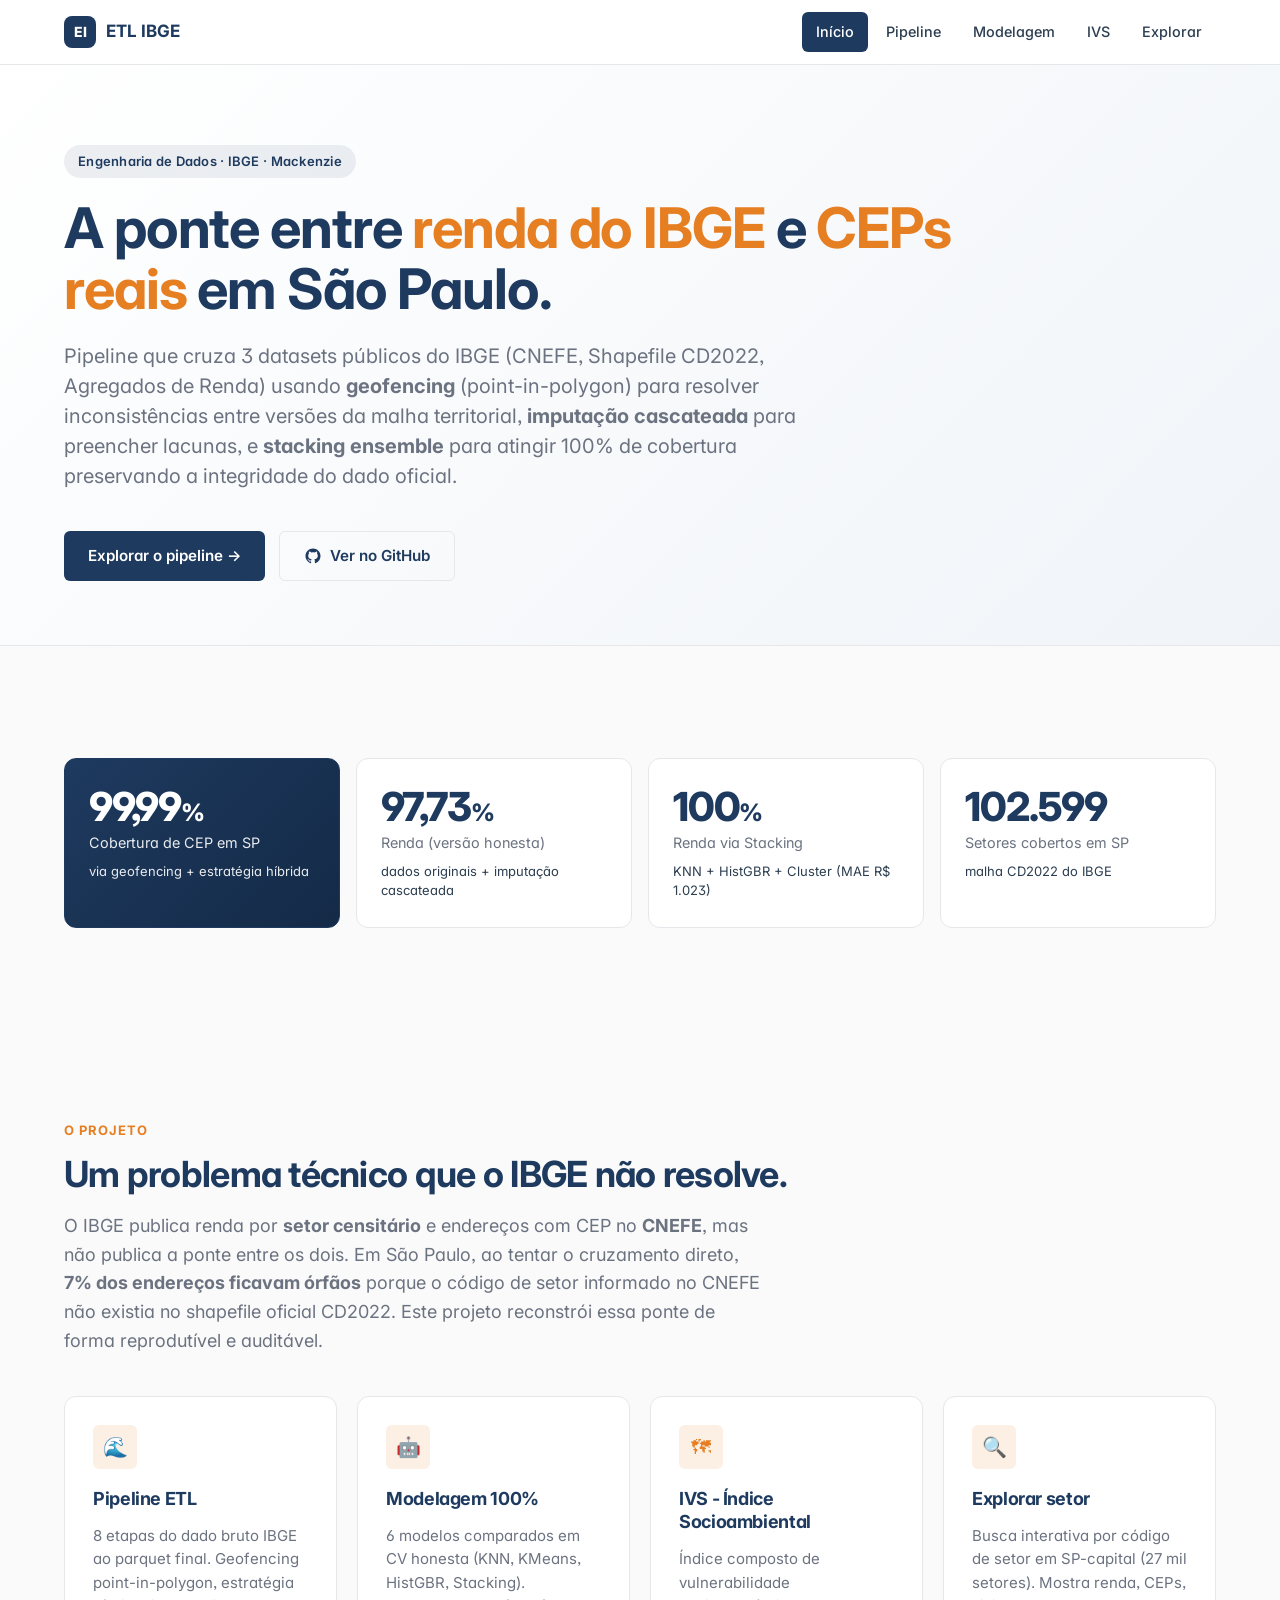
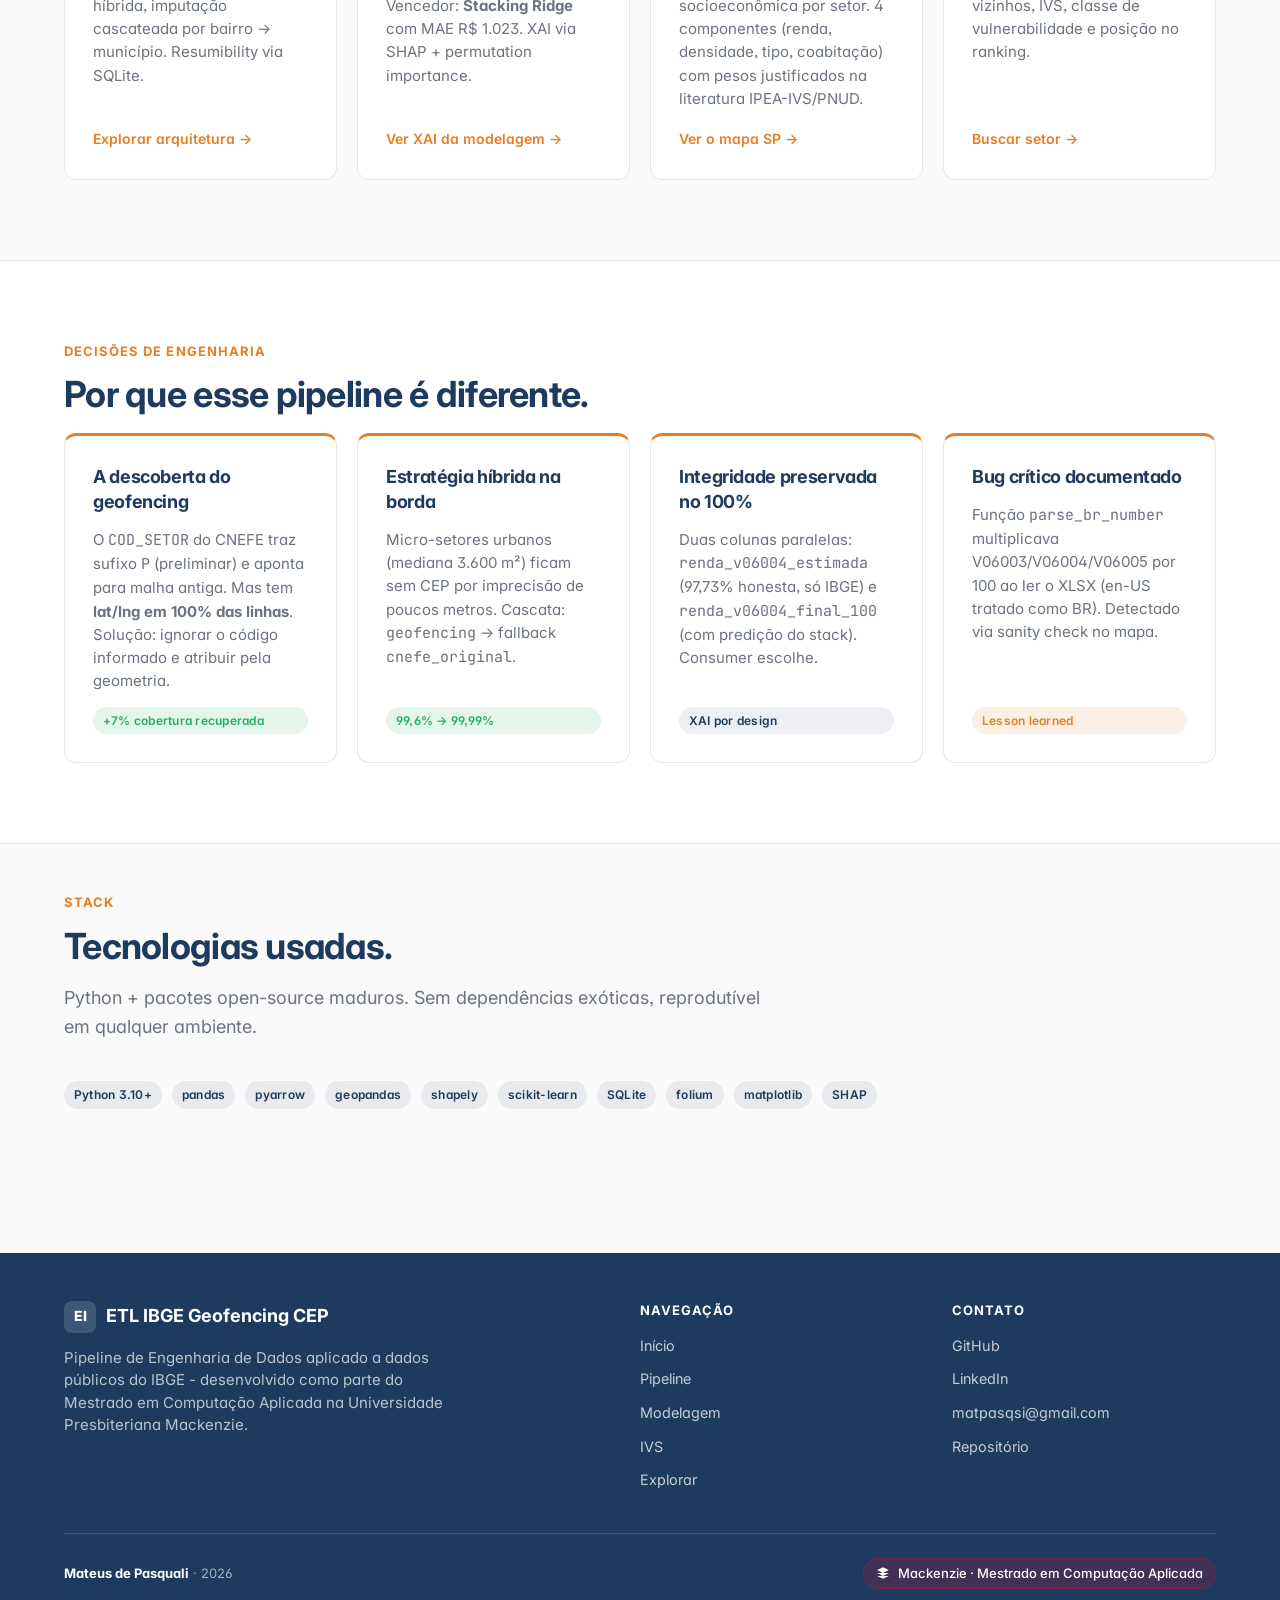
<file: docs/index.html>
<!DOCTYPE html>
<html lang="pt-BR">
<head>
  <meta charset="UTF-8" />
  <meta name="viewport" content="width=device-width, initial-scale=1.0" />
  <title>ETL IBGE Geofencing CEP - Setor × CEP × Renda em SP</title>
  <meta name="description" content="Pipeline de Engenharia de Dados que cruza renda do IBGE com CEPs reais via geofencing. 99,99% cobertura de CEP e 100% de renda em SP via stacking ensemble." />

  <!-- Open Graph -->
  <meta property="og:title" content="ETL IBGE Geofencing CEP - Setor × CEP × Renda" />
  <meta property="og:description" content="Pipeline de Engenharia de Dados aplicado a dados públicos do IBGE - 99,99% CEP / 100% renda em SP." />
  <meta property="og:type" content="website" />

  <!-- Fontes -->
  <link rel="preconnect" href="https://fonts.googleapis.com" />
  <link rel="preconnect" href="https://fonts.gstatic.com" crossorigin />
  <link href="https://fonts.googleapis.com/css2?family=Inter:wght@400;500;600;700;800&family=JetBrains+Mono:wght@400;500&display=swap" rel="stylesheet" />

  <!-- CSS -->
  <link rel="stylesheet" href="css/custom.css" />

  <!-- Favicon inline (SVG simples com sigla) -->
  <link rel="icon" type="image/svg+xml" href="data:image/svg+xml,%3Csvg xmlns='http://www.w3.org/2000/svg' viewBox='0 0 64 64'%3E%3Crect width='64' height='64' rx='12' fill='%231E3A5F'/%3E%3Ctext x='50%25' y='52%25' text-anchor='middle' font-family='Inter,sans-serif' font-size='28' font-weight='800' fill='white'%3EEI%3C/text%3E%3C/svg%3E" />
</head>
<body>

  <!-- ========== HEADER + NAV ========== -->
  <header class="site-header">
    <div class="container nav-wrapper">
      <a href="index.html" class="nav-brand" aria-label="Página inicial">
        <span class="nav-brand-mark">EI</span>
        <span>ETL IBGE</span>
      </a>

      <button class="nav-toggle" aria-label="Abrir menu" aria-expanded="false">
        <svg width="24" height="24" viewBox="0 0 24 24" fill="none" stroke="currentColor" stroke-width="2">
          <line x1="3" y1="6" x2="21" y2="6"></line>
          <line x1="3" y1="12" x2="21" y2="12"></line>
          <line x1="3" y1="18" x2="21" y2="18"></line>
        </svg>
      </button>

      <nav class="nav-links" aria-label="Navegação principal">
        <a href="index.html" class="nav-link">Início</a>
        <a href="pipeline.html" class="nav-link">Pipeline</a>
        <a href="modelagem.html" class="nav-link">Modelagem</a>
        <a href="ivs.html" class="nav-link">IVS</a>
        <a href="explorar.html" class="nav-link">Explorar</a>
      </nav>
    </div>
  </header>

  <!-- ========== HERO ========== -->
  <section class="hero">
    <div class="container">
      <span class="hero-eyebrow">Engenharia de Dados · IBGE · Mackenzie</span>
      <h1>A ponte entre <span class="text-accent">renda do IBGE</span> e <span class="text-accent">CEPs reais</span> em São Paulo.</h1>
      <p class="hero-lead">
        Pipeline que cruza 3 datasets públicos do IBGE (CNEFE, Shapefile CD2022, Agregados de Renda) usando
        <strong>geofencing</strong> (point-in-polygon) para resolver inconsistências entre versões da malha territorial,
        <strong>imputação cascateada</strong> para preencher lacunas, e <strong>stacking ensemble</strong> para atingir
        100% de cobertura preservando a integridade do dado oficial.
      </p>
      <div class="hero-ctas">
        <a href="pipeline.html" class="btn btn-primary">
          Explorar o pipeline →
        </a>
        <a href="https://github.com/MatPasquali/ETL_IBGE_GEOFENCING_CEP" target="_blank" rel="noopener" class="btn btn-secondary">
          <svg width="18" height="18" viewBox="0 0 24 24" fill="currentColor">
            <path d="M12 2C6.477 2 2 6.484 2 12.017c0 4.425 2.865 8.18 6.839 9.504.5.092.682-.217.682-.483 0-.237-.008-.868-.013-1.703-2.782.605-3.369-1.343-3.369-1.343-.454-1.158-1.11-1.466-1.11-1.466-.908-.62.069-.608.069-.608 1.003.07 1.531 1.032 1.531 1.032.892 1.53 2.341 1.088 2.91.832.092-.647.35-1.088.636-1.338-2.22-.253-4.555-1.113-4.555-4.951 0-1.093.39-1.988 1.029-2.688-.103-.253-.446-1.272.098-2.65 0 0 .84-.27 2.75 1.026A9.564 9.564 0 0 1 12 6.844c.85.004 1.705.114 2.504.336 1.909-1.296 2.747-1.027 2.747-1.027.546 1.379.202 2.398.1 2.651.64.7 1.028 1.595 1.028 2.688 0 3.848-2.339 4.695-4.566 4.943.359.309.678.92.678 1.855 0 1.338-.012 2.419-.012 2.747 0 .268.18.58.688.482A10.019 10.019 0 0 0 22 12.017C22 6.484 17.522 2 12 2z"/>
          </svg>
          Ver no GitHub
        </a>
      </div>
    </div>
  </section>

  <!-- ========== MÉTRICAS ========== -->
  <section class="section-tight">
    <div class="container">
      <div class="metrics-grid">
        <div class="metric-card highlight">
          <div class="metric-value">99,99<span style="font-size: 1.5rem;">%</span></div>
          <div class="metric-label">Cobertura de CEP em SP</div>
          <div class="metric-detail">via geofencing + estratégia híbrida</div>
        </div>

        <div class="metric-card">
          <div class="metric-value">97,73<span style="font-size: 1.5rem;">%</span></div>
          <div class="metric-label">Renda (versão honesta)</div>
          <div class="metric-detail">dados originais + imputação cascateada</div>
        </div>

        <div class="metric-card">
          <div class="metric-value">100<span style="font-size: 1.5rem;">%</span></div>
          <div class="metric-label">Renda via Stacking</div>
          <div class="metric-detail">KNN + HistGBR + Cluster (MAE R$ 1.023)</div>
        </div>

        <div class="metric-card">
          <div class="metric-value">102.599</div>
          <div class="metric-label">Setores cobertos em SP</div>
          <div class="metric-detail">malha CD2022 do IBGE</div>
        </div>
      </div>
    </div>
  </section>

  <!-- ========== O PROJETO ========== -->
  <section class="section">
    <div class="container">
      <span class="section-eyebrow">O Projeto</span>
      <h2 class="section-title">Um problema técnico que o IBGE não resolve.</h2>
      <p class="section-lead">
        O IBGE publica renda por <strong>setor censitário</strong> e endereços com CEP no <strong>CNEFE</strong>, mas não
        publica a ponte entre os dois. Em São Paulo, ao tentar o cruzamento direto, <strong>7% dos endereços ficavam órfãos</strong>
        porque o código de setor informado no CNEFE não existia no shapefile oficial CD2022. Este projeto reconstrói essa
        ponte de forma reprodutível e auditável.
      </p>

      <div class="feature-grid">
        <a href="pipeline.html" class="feature-card">
          <span class="feature-icon">🌊</span>
          <h3 class="feature-title">Pipeline ETL</h3>
          <p class="feature-desc">
            8 etapas do dado bruto IBGE ao parquet final. Geofencing point-in-polygon, estratégia híbrida, imputação cascateada por bairro → município. Resumibility via SQLite.
          </p>
          <span class="feature-arrow">Explorar arquitetura →</span>
        </a>

        <a href="modelagem.html" class="feature-card">
          <span class="feature-icon">🤖</span>
          <h3 class="feature-title">Modelagem 100%</h3>
          <p class="feature-desc">
            6 modelos comparados em CV honesta (KNN, KMeans, HistGBR, Stacking). Vencedor: <strong>Stacking Ridge</strong> com MAE R$ 1.023. XAI via SHAP + permutation importance.
          </p>
          <span class="feature-arrow">Ver XAI da modelagem →</span>
        </a>

        <a href="ivs.html" class="feature-card">
          <span class="feature-icon">🗺</span>
          <h3 class="feature-title">IVS - Índice Socioambiental</h3>
          <p class="feature-desc">
            Índice composto de vulnerabilidade socioeconômica por setor. 4 componentes (renda, densidade, tipo, coabitação) com pesos justificados na literatura IPEA-IVS/PNUD.
          </p>
          <span class="feature-arrow">Ver o mapa SP →</span>
        </a>

        <a href="explorar.html" class="feature-card">
          <span class="feature-icon">🔍</span>
          <h3 class="feature-title">Explorar setor</h3>
          <p class="feature-desc">
            Busca interativa por código de setor em SP-capital (27 mil setores). Mostra renda, CEPs, vizinhos, IVS, classe de vulnerabilidade e posição no ranking.
          </p>
          <span class="feature-arrow">Buscar setor →</span>
        </a>
      </div>
    </div>
  </section>

  <!-- ========== DIFERENCIAIS ========== -->
  <section class="section" style="background: var(--color-bg-card); border-top: 1px solid var(--color-border); border-bottom: 1px solid var(--color-border);">
    <div class="container">
      <span class="section-eyebrow">Decisões de engenharia</span>
      <h2 class="section-title">Por que esse pipeline é diferente.</h2>

      <div class="feature-grid">
        <div class="feature-card" style="border-top: 3px solid var(--color-accent);">
          <h4 style="color: var(--color-primary); margin: 0;">A descoberta do geofencing</h4>
          <p class="feature-desc">
            O <code>COD_SETOR</code> do CNEFE traz sufixo <code>P</code> (preliminar) e aponta para malha antiga. Mas tem <strong>lat/lng em 100% das linhas</strong>. Solução: ignorar o código informado e atribuir pela geometria.
          </p>
          <span class="tag tag-success">+7% cobertura recuperada</span>
        </div>

        <div class="feature-card" style="border-top: 3px solid var(--color-accent);">
          <h4 style="color: var(--color-primary); margin: 0;">Estratégia híbrida na borda</h4>
          <p class="feature-desc">
            Micro-setores urbanos (mediana 3.600 m²) ficam sem CEP por imprecisão de poucos metros. Cascata: <code>geofencing</code> → fallback <code>cnefe_original</code>.
          </p>
          <span class="tag tag-success">99,6% → 99,99%</span>
        </div>

        <div class="feature-card" style="border-top: 3px solid var(--color-accent);">
          <h4 style="color: var(--color-primary); margin: 0;">Integridade preservada no 100%</h4>
          <p class="feature-desc">
            Duas colunas paralelas: <code>renda_v06004_estimada</code> (97,73% honesta, só IBGE) e <code>renda_v06004_final_100</code> (com predição do stack). Consumer escolhe.
          </p>
          <span class="tag">XAI por design</span>
        </div>

        <div class="feature-card" style="border-top: 3px solid var(--color-accent);">
          <h4 style="color: var(--color-primary); margin: 0;">Bug crítico documentado</h4>
          <p class="feature-desc">
            Função <code>parse_br_number</code> multiplicava V06003/V06004/V06005 por 100 ao ler o XLSX (en-US tratado como BR). Detectado via sanity check no mapa.
          </p>
          <span class="tag tag-accent">Lesson learned</span>
        </div>
      </div>
    </div>
  </section>

  <!-- ========== STACK TECNOLÓGICO ========== -->
  <section class="section-tight">
    <div class="container">
      <span class="section-eyebrow">Stack</span>
      <h2 class="section-title">Tecnologias usadas.</h2>
      <p class="section-lead">
        Python + pacotes open-source maduros. Sem dependências exóticas, reprodutível em qualquer ambiente.
      </p>
      <div style="display: flex; gap: 0.625rem; flex-wrap: wrap;">
        <span class="tag">Python 3.10+</span>
        <span class="tag">pandas</span>
        <span class="tag">pyarrow</span>
        <span class="tag">geopandas</span>
        <span class="tag">shapely</span>
        <span class="tag">scikit-learn</span>
        <span class="tag">SQLite</span>
        <span class="tag">folium</span>
        <span class="tag">matplotlib</span>
        <span class="tag">SHAP</span>
      </div>
    </div>
  </section>

  <!-- ========== FOOTER ========== -->
  <footer class="site-footer">
    <div class="container">
      <div class="footer-grid">
        <div>
          <div class="footer-brand">
            <span class="nav-brand-mark" style="background: rgba(255,255,255,0.15);">EI</span>
            <span>ETL IBGE Geofencing CEP</span>
          </div>
          <p class="footer-tagline">
            Pipeline de Engenharia de Dados aplicado a dados públicos do IBGE - desenvolvido como parte
            do Mestrado em Computação Aplicada na Universidade Presbiteriana Mackenzie.
          </p>
        </div>

        <div>
          <h4 class="footer-heading">Navegação</h4>
          <ul class="footer-links">
            <li><a class="footer-link" href="index.html">Início</a></li>
            <li><a class="footer-link" href="pipeline.html">Pipeline</a></li>
            <li><a class="footer-link" href="modelagem.html">Modelagem</a></li>
            <li><a class="footer-link" href="ivs.html">IVS</a></li>
            <li><a class="footer-link" href="explorar.html">Explorar</a></li>
          </ul>
        </div>

        <div>
          <h4 class="footer-heading">Contato</h4>
          <ul class="footer-links">
            <li>
              <a class="footer-link" href="https://github.com/MatPasquali" target="_blank" rel="noopener">
                GitHub
              </a>
            </li>
            <li>
              <a class="footer-link" href="https://www.linkedin.com/in/mateuspasquali/" target="_blank" rel="noopener">
                LinkedIn
              </a>
            </li>
            <li>
              <a class="footer-link" href="mailto:matpasqsi@gmail.com">
                matpasqsi@gmail.com
              </a>
            </li>
            <li>
              <a class="footer-link" href="https://github.com/MatPasquali/ETL_IBGE_GEOFENCING_CEP" target="_blank" rel="noopener">
                Repositório
              </a>
            </li>
          </ul>
        </div>
      </div>

      <hr class="footer-divider" />

      <div class="footer-bottom">
        <div>
          <strong style="color: white;">Mateus de Pasquali</strong> · 2026
        </div>
        <span class="mackenzie-badge">
          <svg width="14" height="14" viewBox="0 0 24 24" fill="currentColor">
            <path d="M12 2L2 7l10 5 10-5-10-5zM2 17l10 5 10-5M2 12l10 5 10-5"></path>
          </svg>
          Mackenzie · Mestrado em Computação Aplicada
        </span>
      </div>
    </div>
  </footer>

  <script src="js/nav.js"></script>
</body>
</html>
</file>
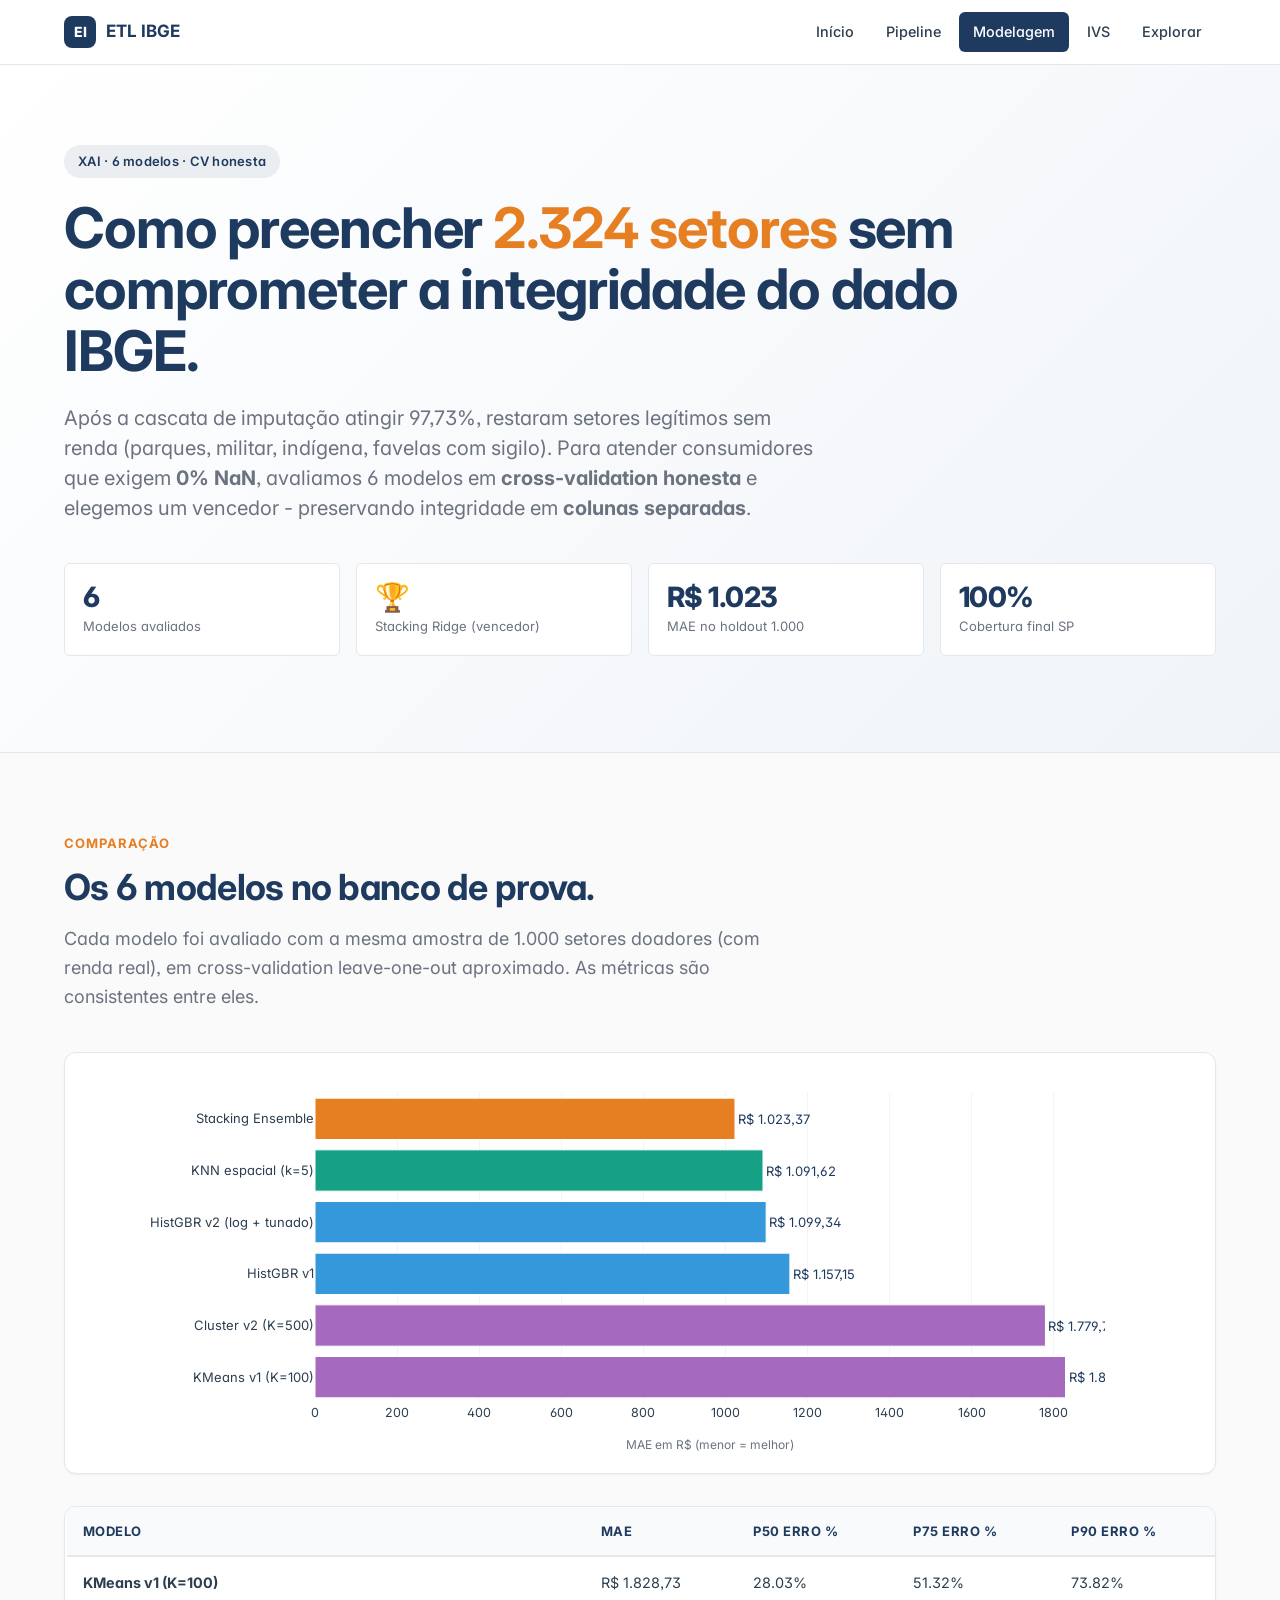
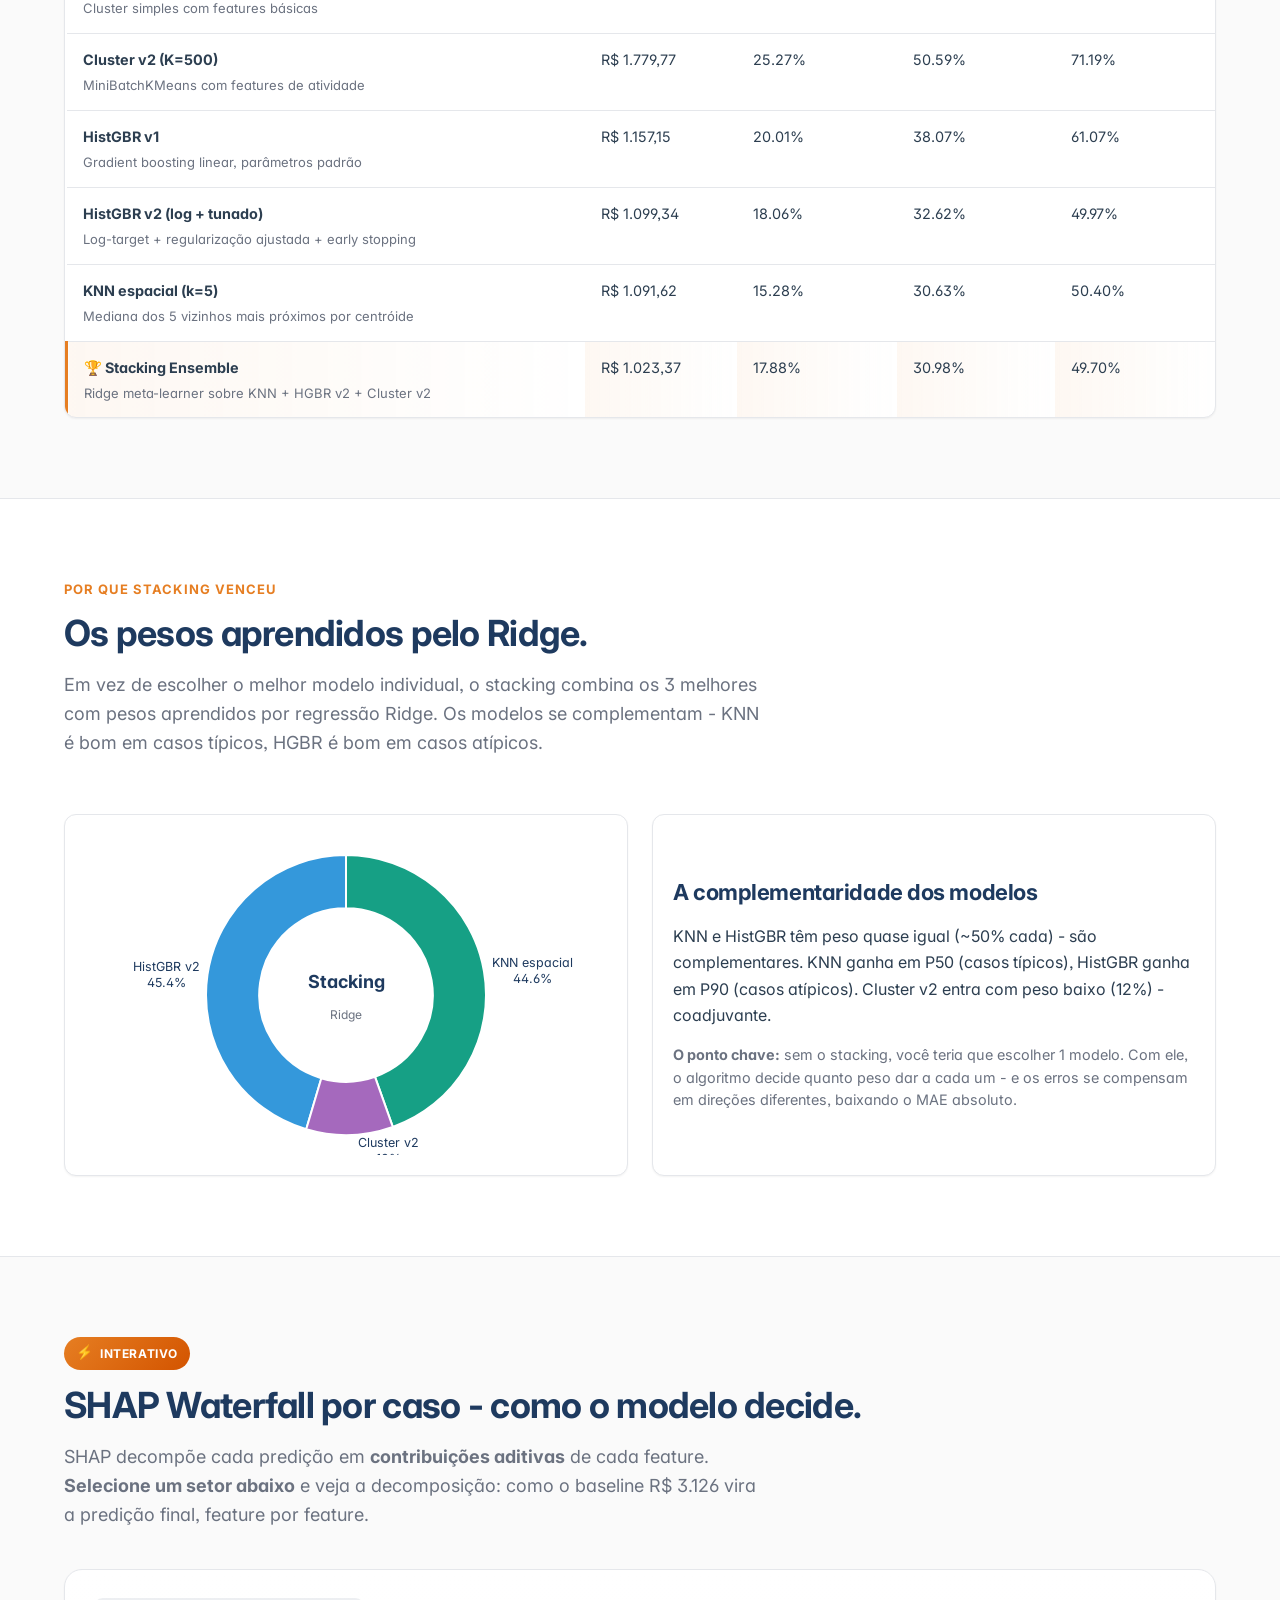
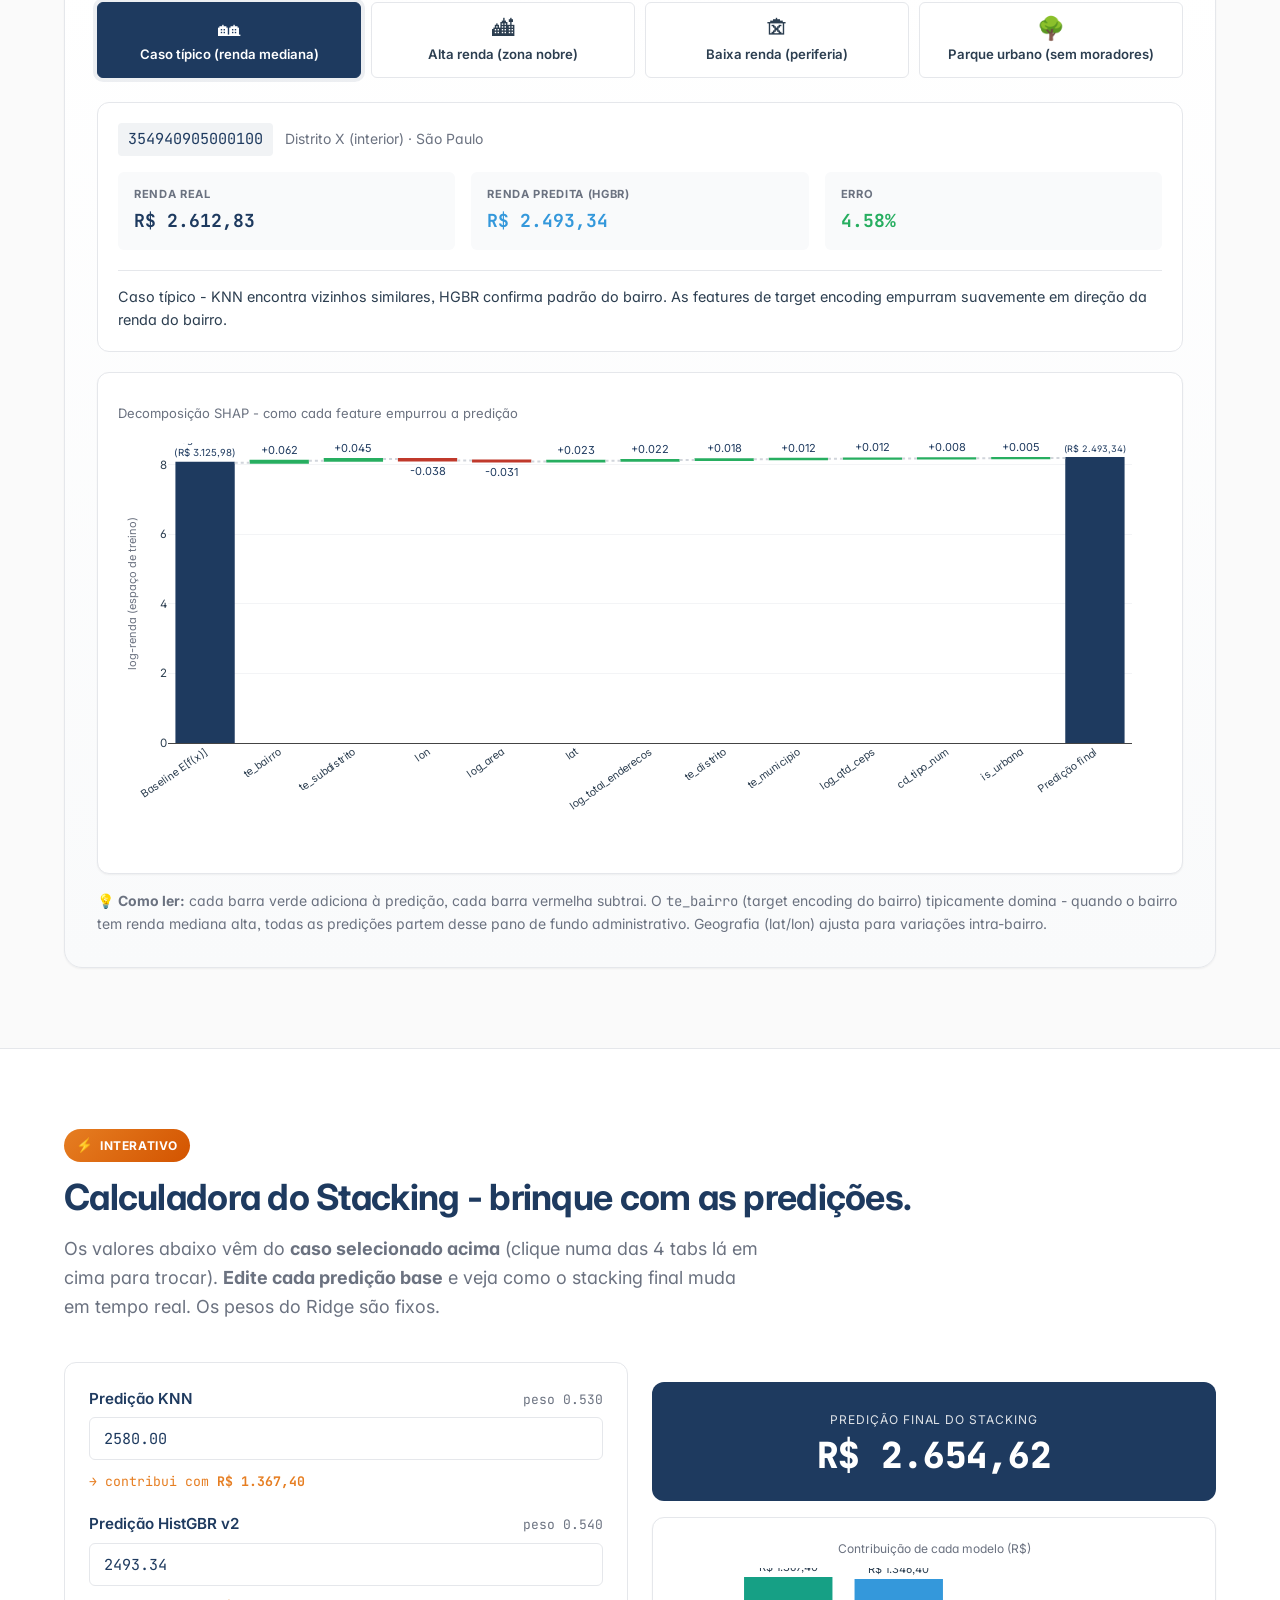
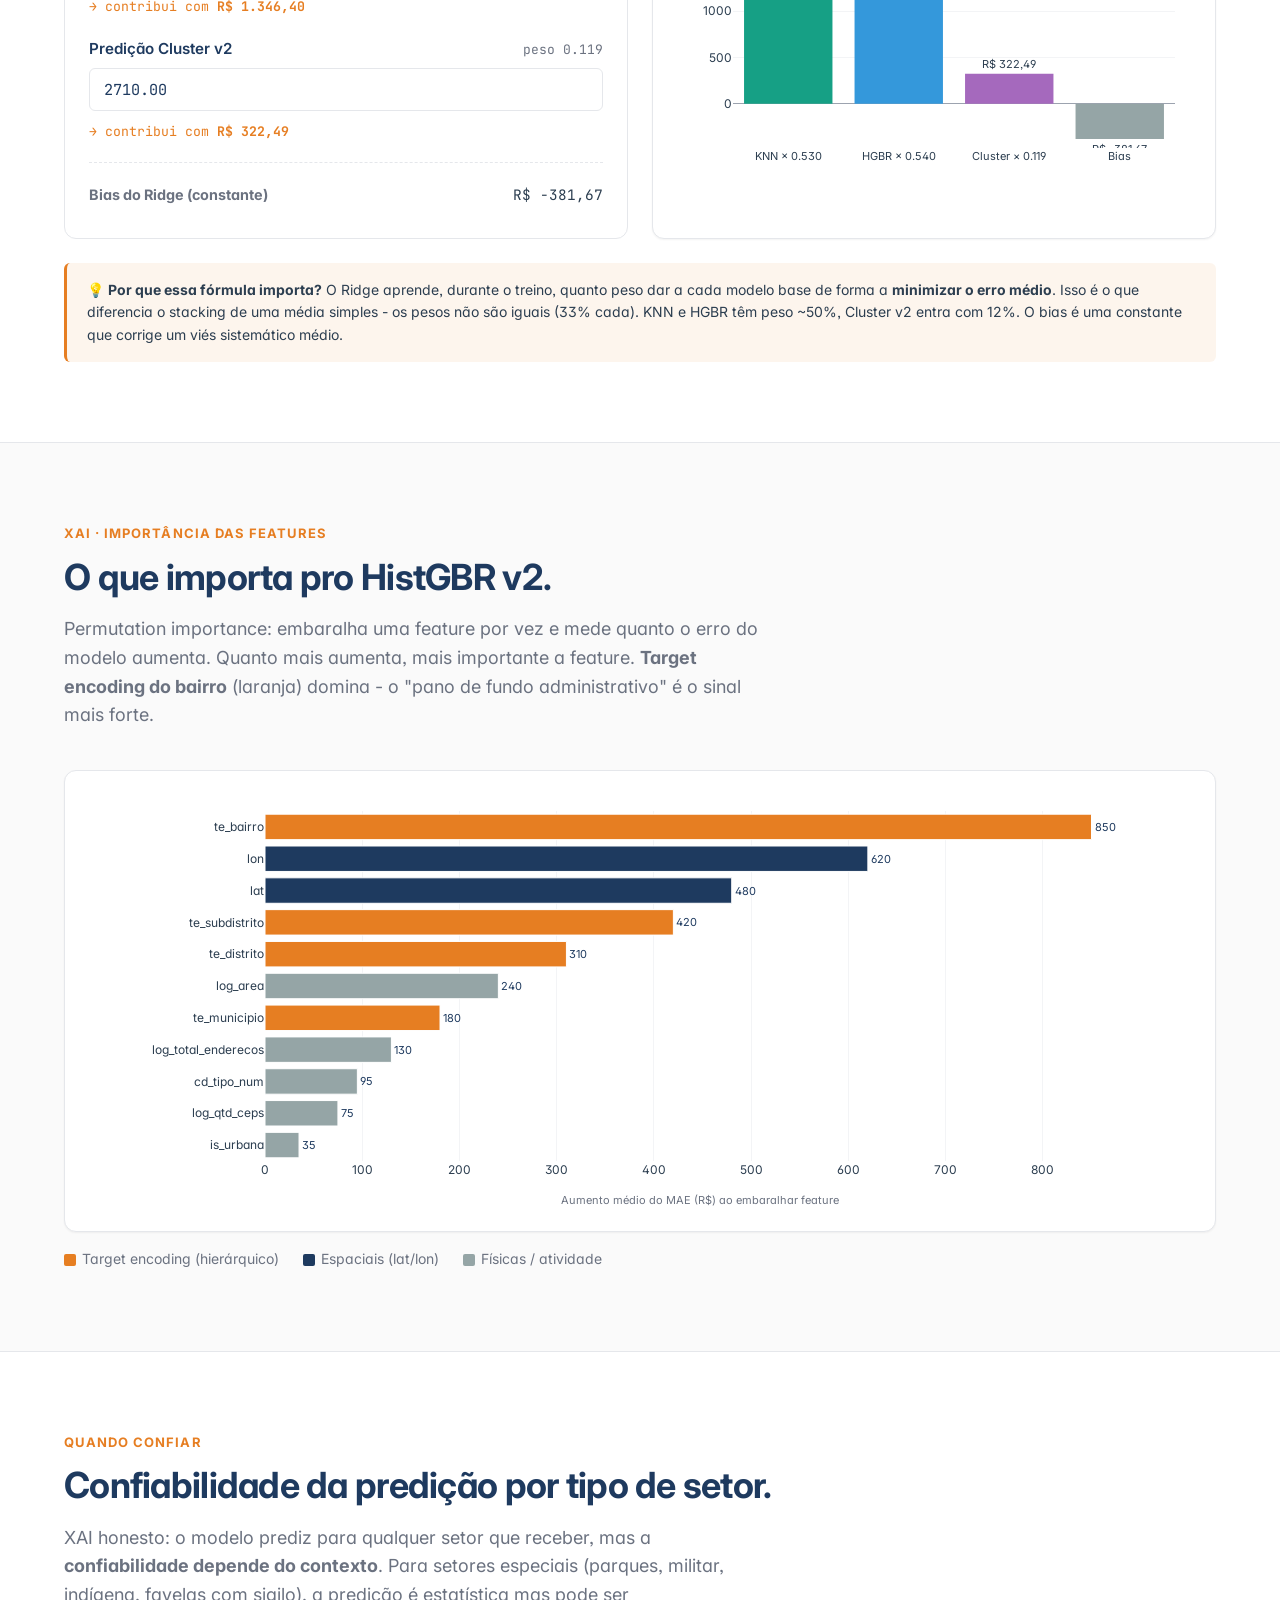
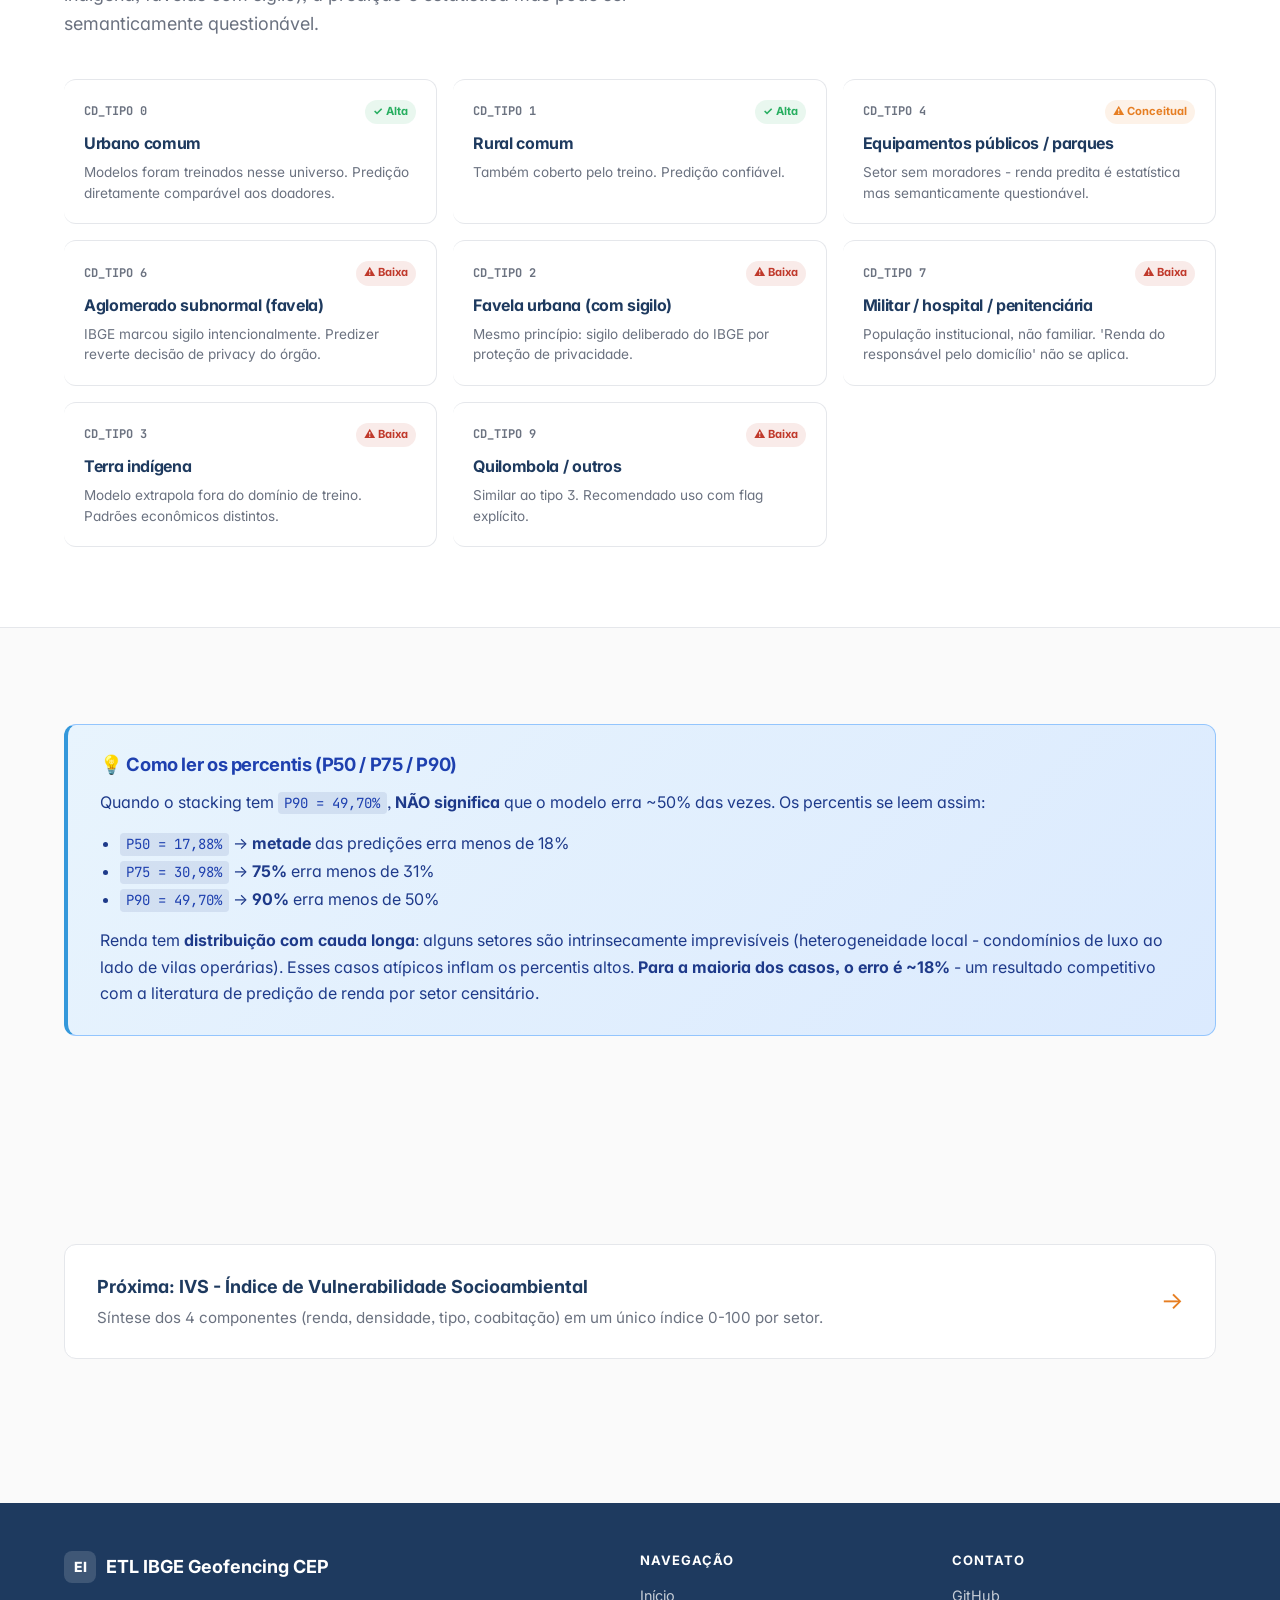
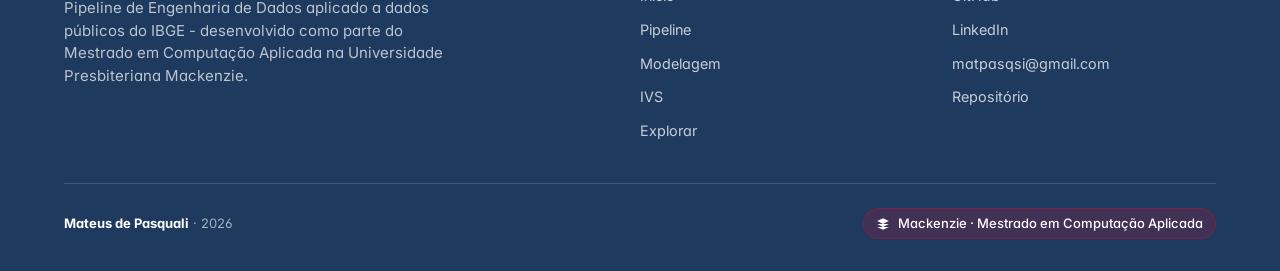
<file: docs/modelagem.html>
<!DOCTYPE html>
<html lang="pt-BR">
<head>
  <meta charset="UTF-8" />
  <meta name="viewport" content="width=device-width, initial-scale=1.0" />
  <title>Modelagem 100% - XAI · ETL IBGE Geofencing CEP</title>
  <meta name="description" content="6 modelos comparados, vencedor Stacking R$ 1.023 MAE. XAI interativo com SHAP waterfall e calculadora do Ridge meta-learner." />

  <link rel="preconnect" href="https://fonts.googleapis.com" />
  <link rel="preconnect" href="https://fonts.gstatic.com" crossorigin />
  <link href="https://fonts.googleapis.com/css2?family=Inter:wght@400;500;600;700;800&family=JetBrains+Mono:wght@400;500&display=swap" rel="stylesheet" />
  <link rel="stylesheet" href="css/custom.css" />
  <link rel="stylesheet" href="css/modelagem.css" />
  <link rel="icon" type="image/svg+xml" href="data:image/svg+xml,%3Csvg xmlns='http://www.w3.org/2000/svg' viewBox='0 0 64 64'%3E%3Crect width='64' height='64' rx='12' fill='%231E3A5F'/%3E%3Ctext x='50%25' y='52%25' text-anchor='middle' font-family='Inter,sans-serif' font-size='28' font-weight='800' fill='white'%3EEI%3C/text%3E%3C/svg%3E" />

  <script src="https://cdn.plot.ly/plotly-2.35.0.min.js" defer></script>
</head>
<body>

  <!-- ========== HEADER ========== -->
  <header class="site-header">
    <div class="container nav-wrapper">
      <a href="index.html" class="nav-brand"><span class="nav-brand-mark">EI</span><span>ETL IBGE</span></a>
      <button class="nav-toggle" aria-label="Abrir menu" aria-expanded="false">
        <svg width="24" height="24" viewBox="0 0 24 24" fill="none" stroke="currentColor" stroke-width="2"><line x1="3" y1="6" x2="21" y2="6"/><line x1="3" y1="12" x2="21" y2="12"/><line x1="3" y1="18" x2="21" y2="18"/></svg>
      </button>
      <nav class="nav-links">
        <a href="index.html" class="nav-link">Início</a>
        <a href="pipeline.html" class="nav-link">Pipeline</a>
        <a href="modelagem.html" class="nav-link">Modelagem</a>
        <a href="ivs.html" class="nav-link">IVS</a>
        <a href="explorar.html" class="nav-link">Explorar</a>
      </nav>
    </div>
  </header>

  <!-- ========== HERO ========== -->
  <section class="hero">
    <div class="container">
      <span class="hero-eyebrow">XAI · 6 modelos · CV honesta</span>
      <h1>Como preencher <span class="text-accent">2.324 setores</span> sem comprometer a integridade do dado IBGE.</h1>
      <p class="hero-lead">
        Após a cascata de imputação atingir 97,73%, restaram setores legítimos sem renda (parques, militar,
        indígena, favelas com sigilo). Para atender consumidores que exigem <strong>0% NaN</strong>, avaliamos 6
        modelos em <strong>cross-validation honesta</strong> e elegemos um vencedor - preservando integridade
        em <strong>colunas separadas</strong>.
      </p>
      <div class="inline-stats">
        <div class="inline-stat">
          <div class="inline-stat-value">6</div>
          <div class="inline-stat-label">Modelos avaliados</div>
        </div>
        <div class="inline-stat">
          <div class="inline-stat-value">🏆</div>
          <div class="inline-stat-label">Stacking Ridge (vencedor)</div>
        </div>
        <div class="inline-stat">
          <div class="inline-stat-value">R$ 1.023</div>
          <div class="inline-stat-label">MAE no holdout 1.000</div>
        </div>
        <div class="inline-stat">
          <div class="inline-stat-value">100%</div>
          <div class="inline-stat-label">Cobertura final SP</div>
        </div>
      </div>
    </div>
  </section>

  <!-- ========== SECTION 1 - OS 6 MODELOS ========== -->
  <section class="section">
    <div class="container">
      <span class="section-eyebrow">Comparação</span>
      <h2 class="section-title">Os 6 modelos no banco de prova.</h2>
      <p class="section-lead">
        Cada modelo foi avaliado com a mesma amostra de 1.000 setores doadores (com renda real), em
        cross-validation leave-one-out aproximado. As métricas são consistentes entre eles.
      </p>

      <div class="chart-wrapper">
        <div id="chart-mae" data-needs-data style="width: 100%; min-height: 380px;"></div>
      </div>

      <div id="tabela-modelos" data-needs-data></div>
    </div>
  </section>

  <!-- ========== SECTION 2 - POR QUE STACKING VENCEU ========== -->
  <section class="section" style="background: var(--color-bg-card); border-top: 1px solid var(--color-border); border-bottom: 1px solid var(--color-border);">
    <div class="container">
      <span class="section-eyebrow">Por que stacking venceu</span>
      <h2 class="section-title">Os pesos aprendidos pelo Ridge.</h2>
      <p class="section-lead">
        Em vez de escolher o melhor modelo individual, o stacking combina os 3 melhores com pesos aprendidos
        por regressão Ridge. Os modelos se complementam - KNN é bom em casos típicos, HGBR é bom em casos
        atípicos.
      </p>

      <div class="chart-row">
        <div class="chart-wrapper">
          <div id="chart-ridge" data-needs-data style="width: 100%; min-height: 320px;"></div>
        </div>
        <div class="chart-wrapper" style="display: flex; flex-direction: column; justify-content: center;">
          <h3 style="margin: 0 0 1rem; color: var(--color-primary);">A complementaridade dos modelos</h3>
          <p id="ridge-interpretacao" style="margin: 0 0 1rem; color: var(--color-text); line-height: 1.65;"></p>
          <p style="margin: 0; color: var(--color-text-muted); font-size: 0.9rem; line-height: 1.55;">
            <strong>O ponto chave:</strong> sem o stacking, você teria que escolher 1 modelo. Com ele, o algoritmo
            decide quanto peso dar a cada um - e os erros se compensam em direções diferentes, baixando o MAE
            absoluto.
          </p>
        </div>
      </div>
    </div>
  </section>

  <!-- ========== 🎯 SEÇÃO INTERATIVA 1 - SHAP WATERFALL ========== -->
  <section class="section">
    <div class="container">
      <span class="interactive-badge">Interativo</span>
      <h2 class="section-title">SHAP Waterfall por caso - como o modelo decide.</h2>
      <p class="section-lead">
        SHAP decompõe cada predição em <strong>contribuições aditivas</strong> de cada feature.
        <strong>Selecione um setor abaixo</strong> e veja a decomposição: como o baseline R$ 3.126 vira a
        predição final, feature por feature.
      </p>

      <div class="shap-section">
        <!-- 4 tabs clicáveis pra trocar de caso -->
        <div id="shap-tabs" class="shap-tabs"></div>

        <!-- Header com info do caso ativo -->
        <div id="shap-caso-header" class="shap-caso-header"></div>

        <!-- O waterfall em si -->
        <div class="chart-wrapper" style="margin-top: 0;">
          <div id="chart-shap-waterfall" style="width: 100%; min-height: 460px;"></div>
        </div>

        <p style="margin-top: 1rem; font-size: 0.875rem; color: var(--color-text-muted); line-height: 1.6;">
          💡 <strong>Como ler:</strong> cada barra verde adiciona à predição, cada barra vermelha subtrai.
          O <code>te_bairro</code> (target encoding do bairro) tipicamente domina - quando o bairro tem renda
          mediana alta, todas as predições partem desse pano de fundo administrativo. Geografia (lat/lon)
          ajusta para variações intra-bairro.
        </p>
      </div>
    </div>
  </section>

  <!-- ========== 🎯 SEÇÃO INTERATIVA 2 - CALCULADORA STACKING ========== -->
  <section class="section" style="background: var(--color-bg-card); border-top: 1px solid var(--color-border); border-bottom: 1px solid var(--color-border);">
    <div class="container">
      <span class="interactive-badge">Interativo</span>
      <h2 class="section-title">Calculadora do Stacking - brinque com as predições.</h2>
      <p class="section-lead">
        Os valores abaixo vêm do <strong>caso selecionado acima</strong> (clique numa das 4 tabs lá em cima
        para trocar). <strong>Edite cada predição base</strong> e veja como o stacking final muda em tempo
        real. Os pesos do Ridge são fixos.
      </p>

      <div class="calc-grid">
        <!-- Inputs editáveis -->
        <div class="calc-inputs">
          <div class="calc-input-group">
            <div class="calc-input-label">
              <span class="calc-input-name">Predição KNN</span>
              <span class="calc-input-weight">peso 0.530</span>
            </div>
            <input
              type="number"
              id="calc-knn"
              class="calc-input"
              step="100"
              value="0"
              placeholder="ex: 2500"
            />
            <span class="calc-input-contribution">
              → contribui com <strong id="contrib-knn">-</strong>
            </span>
          </div>

          <div class="calc-input-group">
            <div class="calc-input-label">
              <span class="calc-input-name">Predição HistGBR v2</span>
              <span class="calc-input-weight">peso 0.540</span>
            </div>
            <input
              type="number"
              id="calc-hgbr"
              class="calc-input"
              step="100"
              value="0"
              placeholder="ex: 2500"
            />
            <span class="calc-input-contribution">
              → contribui com <strong id="contrib-hgbr">-</strong>
            </span>
          </div>

          <div class="calc-input-group">
            <div class="calc-input-label">
              <span class="calc-input-name">Predição Cluster v2</span>
              <span class="calc-input-weight">peso 0.119</span>
            </div>
            <input
              type="number"
              id="calc-cluster"
              class="calc-input"
              step="100"
              value="0"
              placeholder="ex: 2500"
            />
            <span class="calc-input-contribution">
              → contribui com <strong id="contrib-cluster">-</strong>
            </span>
          </div>

          <div class="calc-bias-line">
            <span><strong>Bias do Ridge (constante)</strong></span>
            <span class="calc-bias-value" id="contrib-bias">-</span>
          </div>
        </div>

        <!-- Resultado e visualização -->
        <div>
          <div class="calc-result">
            <div class="calc-result-label">Predição Final do Stacking</div>
            <div class="calc-result-value" id="contrib-total">-</div>
          </div>

          <div class="chart-wrapper" style="margin-top: 1rem;">
            <div id="chart-calc-contrib" style="width: 100%; min-height: 280px;"></div>
          </div>
        </div>
      </div>

      <div class="calc-explainer">
        💡 <strong>Por que essa fórmula importa?</strong> O Ridge aprende, durante o treino, quanto peso dar a cada
        modelo base de forma a <strong>minimizar o erro médio</strong>. Isso é o que diferencia o stacking de
        uma média simples - os pesos não são iguais (33% cada). KNN e HGBR têm peso ~50%, Cluster v2 entra com
        12%. O bias é uma constante que corrige um viés sistemático médio.
      </div>
    </div>
  </section>

  <!-- ========== SECTION 5 - FEATURE IMPORTANCE ========== -->
  <section class="section">
    <div class="container">
      <span class="section-eyebrow">XAI · Importância das features</span>
      <h2 class="section-title">O que importa pro HistGBR v2.</h2>
      <p class="section-lead">
        Permutation importance: embaralha uma feature por vez e mede quanto o erro do modelo aumenta. Quanto
        mais aumenta, mais importante a feature. <strong>Target encoding do bairro</strong>
        (laranja) domina - o "pano de fundo administrativo" é o sinal mais forte.
      </p>

      <div class="chart-wrapper">
        <div id="chart-features" data-needs-data style="width: 100%; min-height: 420px;"></div>
      </div>

      <div style="display: flex; gap: 1.5rem; margin-top: 1rem; flex-wrap: wrap; font-size: 0.875rem; color: var(--color-text-muted);">
        <span><span style="display: inline-block; width: 12px; height: 12px; background: #E67E22; border-radius: 2px; margin-right: 6px; vertical-align: middle;"></span>Target encoding (hierárquico)</span>
        <span><span style="display: inline-block; width: 12px; height: 12px; background: #1E3A5F; border-radius: 2px; margin-right: 6px; vertical-align: middle;"></span>Espaciais (lat/lon)</span>
        <span><span style="display: inline-block; width: 12px; height: 12px; background: #95A5A6; border-radius: 2px; margin-right: 6px; vertical-align: middle;"></span>Físicas / atividade</span>
      </div>
    </div>
  </section>

  <!-- ========== SECTION 6 - CONFIABILIDADE ========== -->
  <section class="section" style="background: var(--color-bg-card); border-top: 1px solid var(--color-border); border-bottom: 1px solid var(--color-border);">
    <div class="container">
      <span class="section-eyebrow">Quando confiar</span>
      <h2 class="section-title">Confiabilidade da predição por tipo de setor.</h2>
      <p class="section-lead">
        XAI honesto: o modelo prediz para qualquer setor que receber, mas a <strong>confiabilidade depende do
        contexto</strong>. Para setores especiais (parques, militar, indígena, favelas com sigilo), a predição é
        estatística mas pode ser semanticamente questionável.
      </p>

      <div id="confianca-grid" data-needs-data class="confianca-grid"></div>
    </div>
  </section>

  <!-- ========== SECTION 7 - EXPLICAÇÃO DOS PERCENTIS ========== -->
  <section class="section-tight">
    <div class="container">
      <div class="percentil-box">
        <h3>💡 Como ler os percentis (P50 / P75 / P90)</h3>
        <p>
          Quando o stacking tem <code>P90 = 49,70%</code>, <strong>NÃO significa</strong> que o modelo erra
          ~50% das vezes. Os percentis se leem assim:
        </p>
        <ul style="margin: 0 0 0.875rem; padding-left: 1.25rem; color: #1E3A8A; line-height: 1.75;">
          <li><code>P50 = 17,88%</code> → <strong>metade</strong> das predições erra menos de 18%</li>
          <li><code>P75 = 30,98%</code> → <strong>75%</strong> erra menos de 31%</li>
          <li><code>P90 = 49,70%</code> → <strong>90%</strong> erra menos de 50%</li>
        </ul>
        <p>
          Renda tem <strong>distribuição com cauda longa</strong>: alguns setores são intrinsecamente
          imprevisíveis (heterogeneidade local - condomínios de luxo ao lado de vilas operárias). Esses casos
          atípicos inflam os percentis altos. <strong>Para a maioria dos casos, o erro é ~18%</strong> - um
          resultado competitivo com a literatura de predição de renda por setor censitário.
        </p>
      </div>
    </div>
  </section>

  <!-- ========== CTA ========== -->
  <section class="section-tight">
    <div class="container">
      <a href="ivs.html" class="next-cta">
        <div class="next-cta-text">
          <strong>Próxima: IVS - Índice de Vulnerabilidade Socioambiental</strong>
          <span>Síntese dos 4 componentes (renda, densidade, tipo, coabitação) em um único índice 0-100 por setor.</span>
        </div>
        <span class="next-cta-arrow" aria-hidden="true">→</span>
      </a>
    </div>
  </section>

  <!-- ========== FOOTER ========== -->
  <footer class="site-footer">
    <div class="container">
      <div class="footer-grid">
        <div>
          <div class="footer-brand">
            <span class="nav-brand-mark" style="background: rgba(255,255,255,0.15);">EI</span>
            <span>ETL IBGE Geofencing CEP</span>
          </div>
          <p class="footer-tagline">
            Pipeline de Engenharia de Dados aplicado a dados públicos do IBGE - desenvolvido como parte
            do Mestrado em Computação Aplicada na Universidade Presbiteriana Mackenzie.
          </p>
        </div>
        <div>
          <h4 class="footer-heading">Navegação</h4>
          <ul class="footer-links">
            <li><a class="footer-link" href="index.html">Início</a></li>
            <li><a class="footer-link" href="pipeline.html">Pipeline</a></li>
            <li><a class="footer-link" href="modelagem.html">Modelagem</a></li>
            <li><a class="footer-link" href="ivs.html">IVS</a></li>
            <li><a class="footer-link" href="explorar.html">Explorar</a></li>
          </ul>
        </div>
        <div>
          <h4 class="footer-heading">Contato</h4>
          <ul class="footer-links">
            <li><a class="footer-link" href="https://github.com/MatPasquali" target="_blank" rel="noopener">GitHub</a></li>
            <li><a class="footer-link" href="https://www.linkedin.com/in/mateuspasquali/" target="_blank" rel="noopener">LinkedIn</a></li>
            <li><a class="footer-link" href="mailto:matpasqsi@gmail.com">matpasqsi@gmail.com</a></li>
            <li><a class="footer-link" href="https://github.com/MatPasquali/ETL_IBGE_GEOFENCING_CEP" target="_blank" rel="noopener">Repositório</a></li>
          </ul>
        </div>
      </div>
      <hr class="footer-divider" />
      <div class="footer-bottom">
        <div><strong style="color: white;">Mateus de Pasquali</strong> · 2026</div>
        <span class="mackenzie-badge">
          <svg width="14" height="14" viewBox="0 0 24 24" fill="currentColor">
            <path d="M12 2L2 7l10 5 10-5-10-5zM2 17l10 5 10-5M2 12l10 5 10-5"></path>
          </svg>
          Mackenzie · Mestrado em Computação Aplicada
        </span>
      </div>
    </div>
  </footer>

  <script src="js/nav.js"></script>
  <script src="js/modelagem.js"></script>
</body>
</html>
</file>
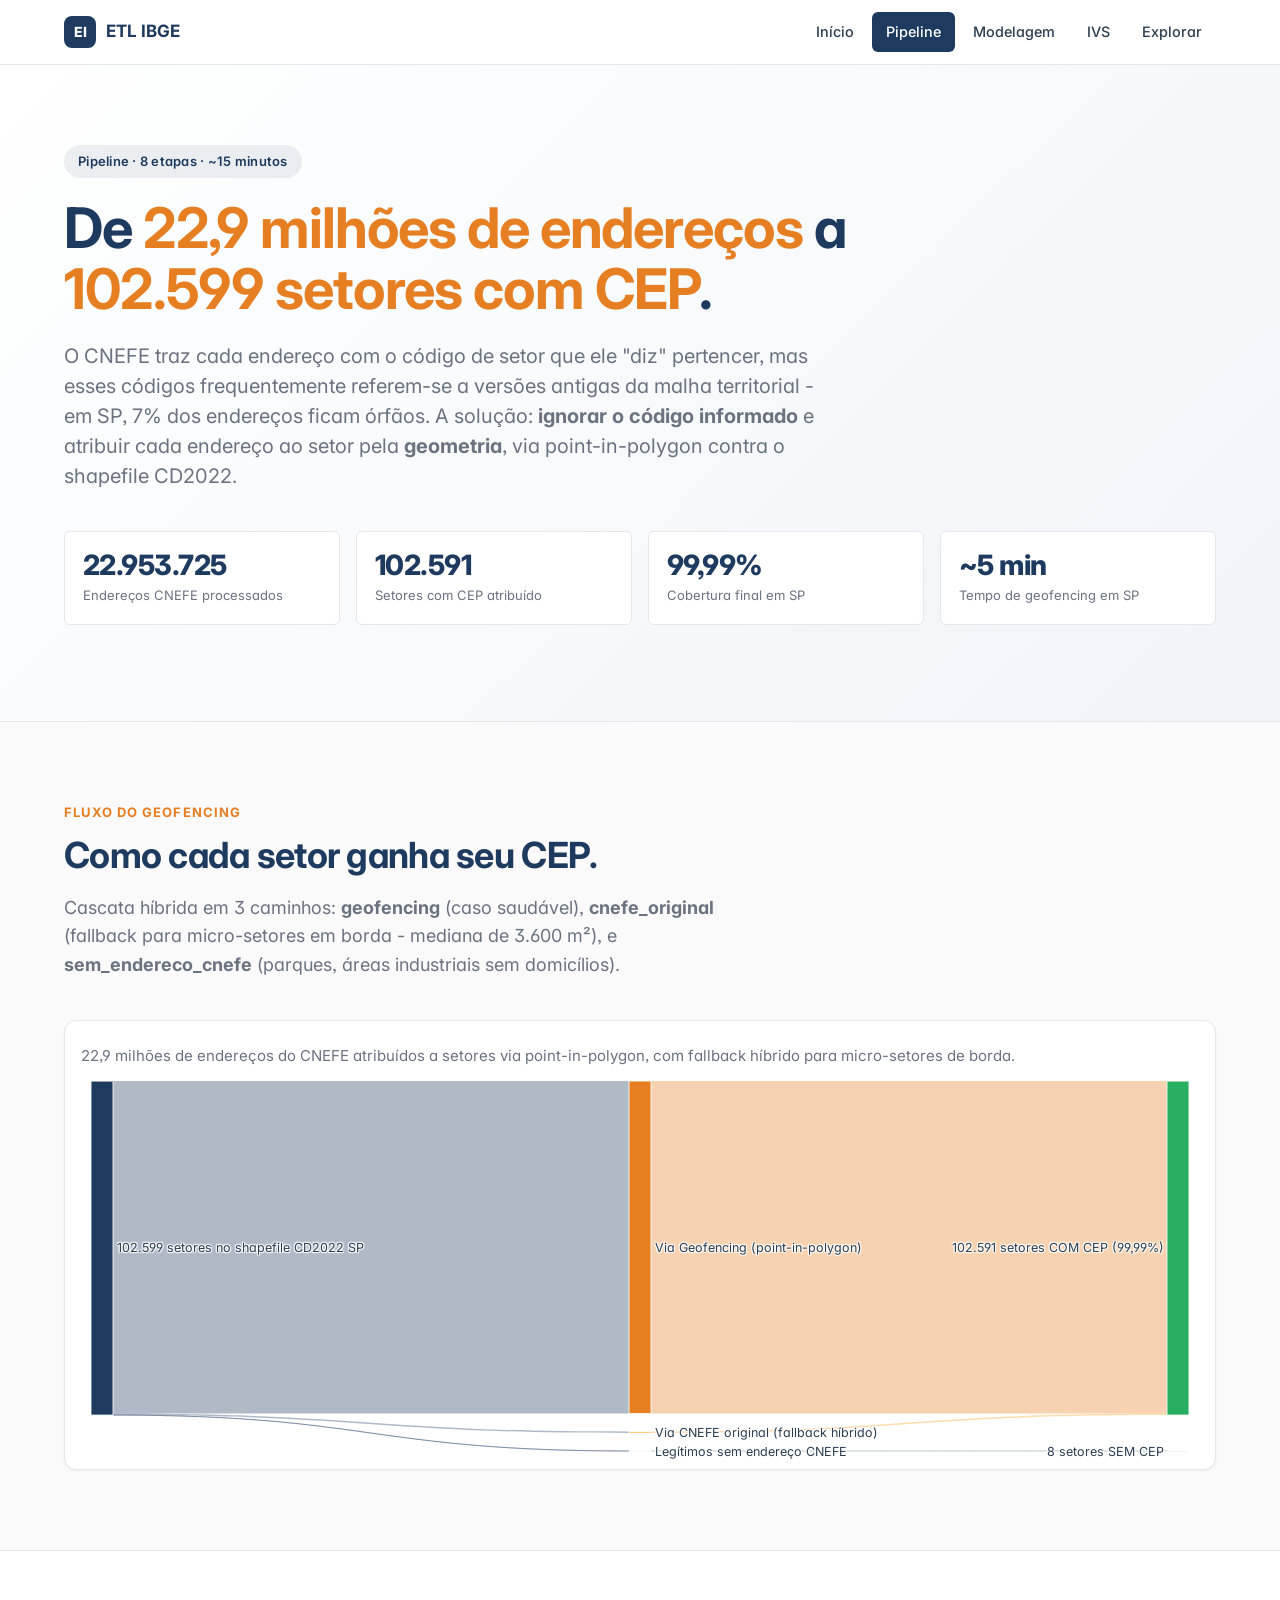
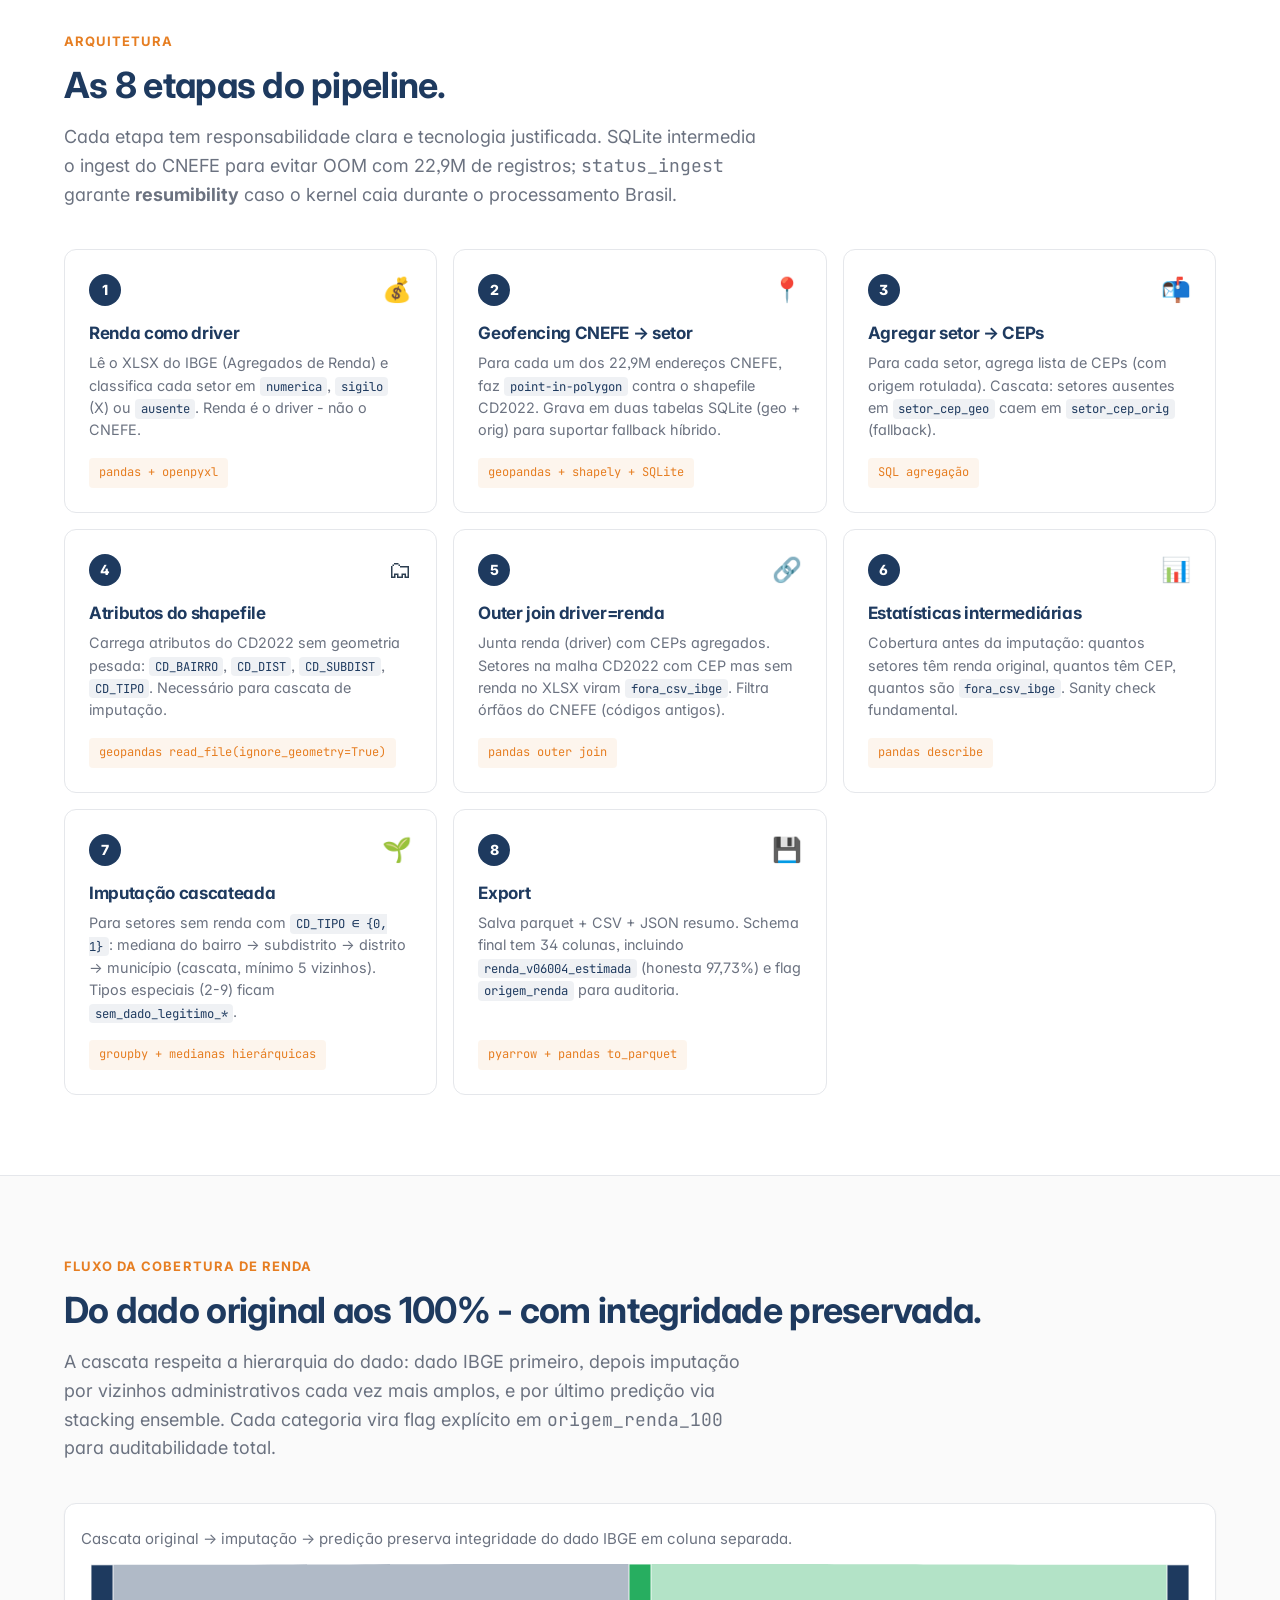
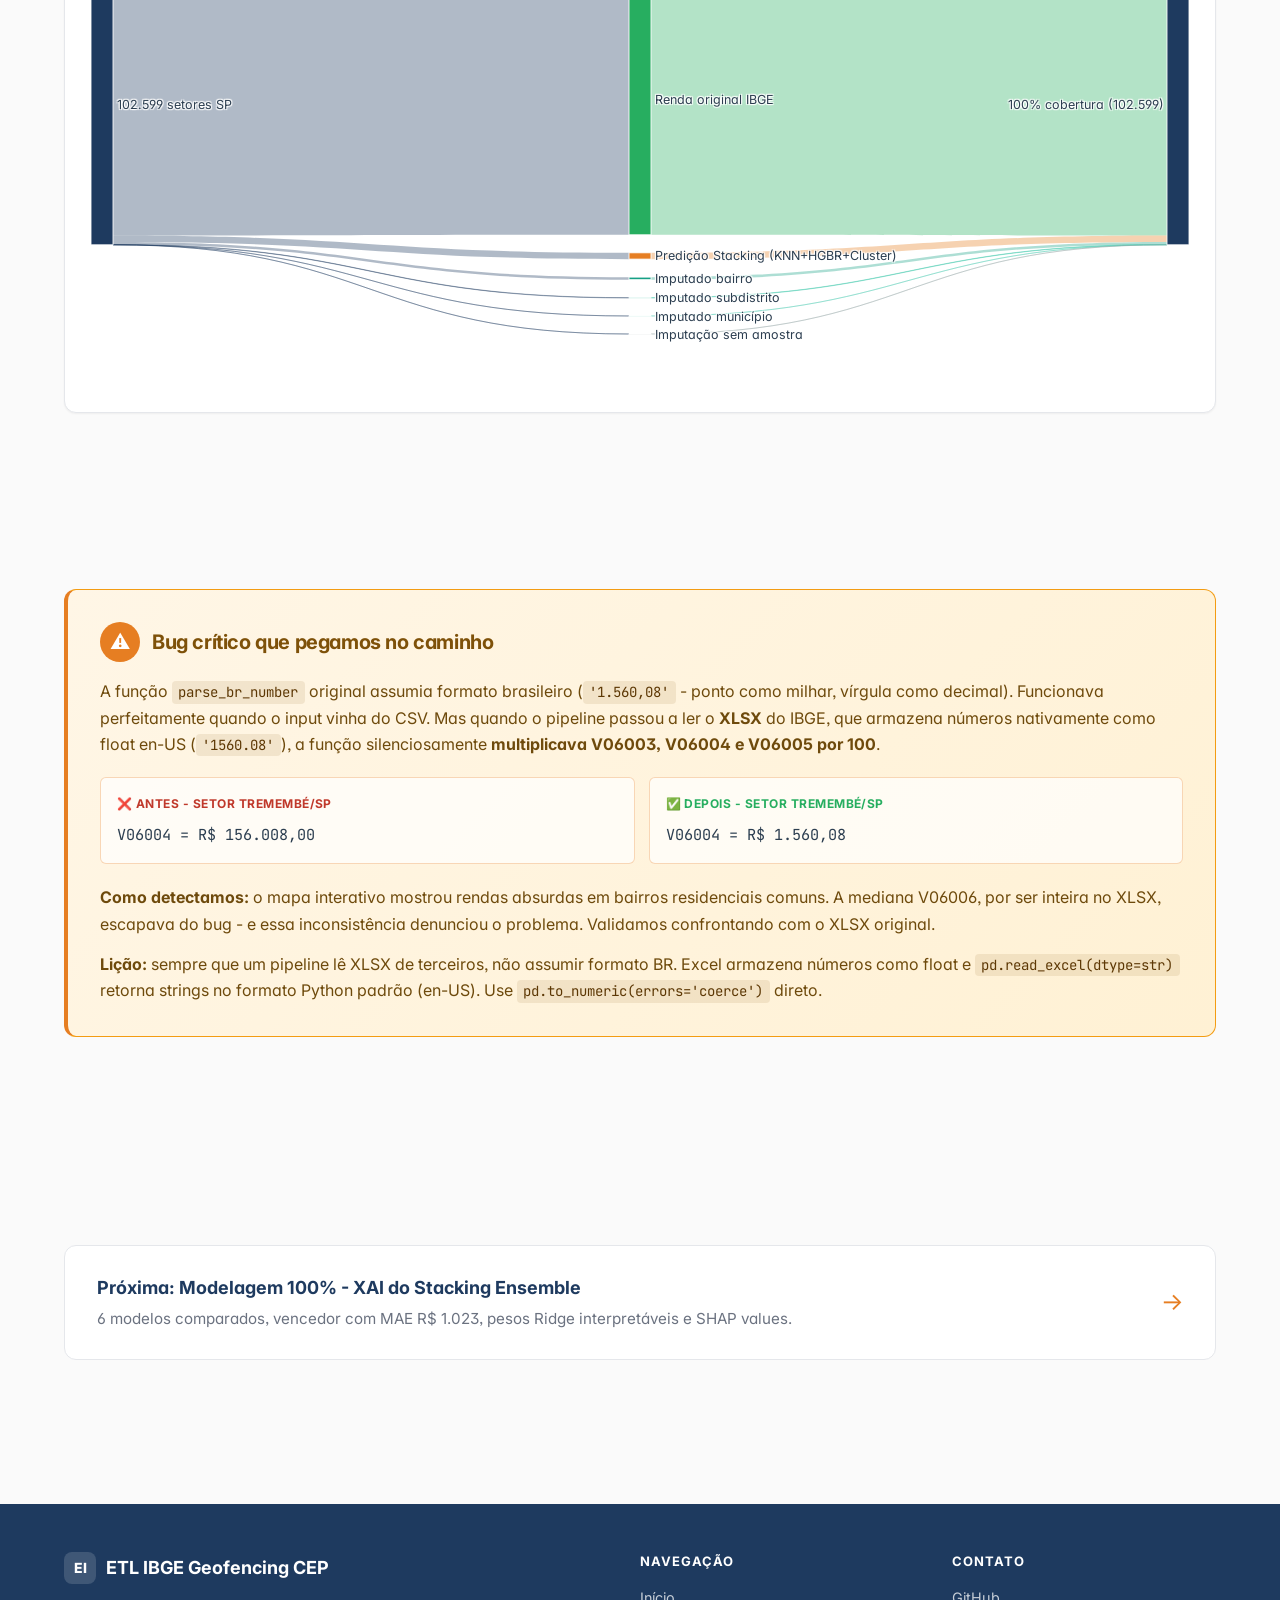
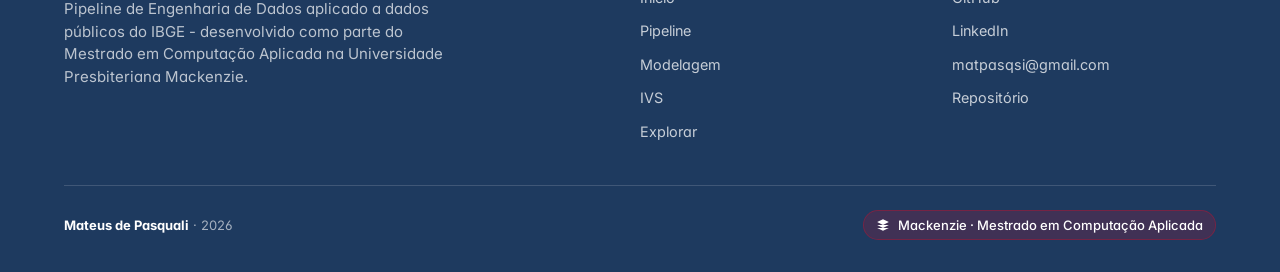
<file: docs/pipeline.html>
<!DOCTYPE html>
<html lang="pt-BR">
<head>
  <meta charset="UTF-8" />
  <meta name="viewport" content="width=device-width, initial-scale=1.0" />
  <title>Pipeline ETL · ETL IBGE Geofencing CEP</title>
  <meta name="description" content="Pipeline ETL em 8 etapas que cruza CNEFE + Shapefile + Renda IBGE via geofencing. 22,9M endereços processados em 5 minutos." />

  <link rel="preconnect" href="https://fonts.googleapis.com" />
  <link rel="preconnect" href="https://fonts.gstatic.com" crossorigin />
  <link href="https://fonts.googleapis.com/css2?family=Inter:wght@400;500;600;700;800&family=JetBrains+Mono:wght@400;500&display=swap" rel="stylesheet" />
  <link rel="stylesheet" href="css/custom.css" />
  <link rel="stylesheet" href="css/pipeline.css" />
  <link rel="icon" type="image/svg+xml" href="data:image/svg+xml,%3Csvg xmlns='http://www.w3.org/2000/svg' viewBox='0 0 64 64'%3E%3Crect width='64' height='64' rx='12' fill='%231E3A5F'/%3E%3Ctext x='50%25' y='52%25' text-anchor='middle' font-family='Inter,sans-serif' font-size='28' font-weight='800' fill='white'%3EEI%3C/text%3E%3C/svg%3E" />

  <!-- Plotly -->
  <script src="https://cdn.plot.ly/plotly-2.35.0.min.js" defer></script>
</head>
<body>

  <!-- ========== HEADER ========== -->
  <header class="site-header">
    <div class="container nav-wrapper">
      <a href="index.html" class="nav-brand" aria-label="Página inicial">
        <span class="nav-brand-mark">EI</span><span>ETL IBGE</span>
      </a>
      <button class="nav-toggle" aria-label="Abrir menu" aria-expanded="false">
        <svg width="24" height="24" viewBox="0 0 24 24" fill="none" stroke="currentColor" stroke-width="2">
          <line x1="3" y1="6" x2="21" y2="6"></line>
          <line x1="3" y1="12" x2="21" y2="12"></line>
          <line x1="3" y1="18" x2="21" y2="18"></line>
        </svg>
      </button>
      <nav class="nav-links" aria-label="Navegação principal">
        <a href="index.html" class="nav-link">Início</a>
        <a href="pipeline.html" class="nav-link">Pipeline</a>
        <a href="modelagem.html" class="nav-link">Modelagem</a>
        <a href="ivs.html" class="nav-link">IVS</a>
        <a href="explorar.html" class="nav-link">Explorar</a>
      </nav>
    </div>
  </header>

  <!-- ========== HERO ========== -->
  <section class="hero">
    <div class="container">
      <span class="hero-eyebrow">Pipeline · 8 etapas · ~15 minutos</span>
      <h1>De <span class="text-accent">22,9 milhões de endereços</span> a <span class="text-accent">102.599 setores com CEP</span>.</h1>
      <p class="hero-lead">
        O CNEFE traz cada endereço com o código de setor que ele "diz" pertencer, mas esses códigos
        frequentemente referem-se a versões antigas da malha territorial - em SP, 7% dos endereços ficam órfãos.
        A solução: <strong>ignorar o código informado</strong> e atribuir cada endereço ao setor pela
        <strong>geometria</strong>, via point-in-polygon contra o shapefile CD2022.
      </p>
      <div class="inline-stats">
        <div class="inline-stat">
          <div class="inline-stat-value">22.953.725</div>
          <div class="inline-stat-label">Endereços CNEFE processados</div>
        </div>
        <div class="inline-stat">
          <div class="inline-stat-value">102.591</div>
          <div class="inline-stat-label">Setores com CEP atribuído</div>
        </div>
        <div class="inline-stat">
          <div class="inline-stat-value">99,99%</div>
          <div class="inline-stat-label">Cobertura final em SP</div>
        </div>
        <div class="inline-stat">
          <div class="inline-stat-value">~5 min</div>
          <div class="inline-stat-label">Tempo de geofencing em SP</div>
        </div>
      </div>
    </div>
  </section>

  <!-- ========== SANKEY 1 - GEOFENCING ========== -->
  <section class="section">
    <div class="container">
      <span class="section-eyebrow">Fluxo do geofencing</span>
      <h2 class="section-title">Como cada setor ganha seu CEP.</h2>
      <p class="section-lead">
        Cascata híbrida em 3 caminhos: <strong>geofencing</strong> (caso saudável), <strong>cnefe_original</strong>
        (fallback para micro-setores em borda - mediana de 3.600 m²), e <strong>sem_endereco_cnefe</strong>
        (parques, áreas industriais sem domicílios).
      </p>
      <div class="sankey-wrapper">
        <div id="sankey-geofencing" style="width: 100%; min-height: 420px;"></div>
      </div>
    </div>
  </section>

  <!-- ========== ETAPAS DO PIPELINE ========== -->
  <section class="section" style="background: var(--color-bg-card); border-top: 1px solid var(--color-border); border-bottom: 1px solid var(--color-border);">
    <div class="container">
      <span class="section-eyebrow">Arquitetura</span>
      <h2 class="section-title">As 8 etapas do pipeline.</h2>
      <p class="section-lead">
        Cada etapa tem responsabilidade clara e tecnologia justificada. SQLite intermedia o ingest do CNEFE para evitar
        OOM com 22,9M de registros; <code>status_ingest</code> garante <strong>resumibility</strong> caso o kernel caia
        durante o processamento Brasil.
      </p>

      <div id="etapas-grid" class="etapas-grid"></div>
    </div>
  </section>

  <!-- ========== SANKEY 2 - COBERTURA DE RENDA ========== -->
  <section class="section">
    <div class="container">
      <span class="section-eyebrow">Fluxo da cobertura de renda</span>
      <h2 class="section-title">Do dado original aos 100% - com integridade preservada.</h2>
      <p class="section-lead">
        A cascata respeita a hierarquia do dado: dado IBGE primeiro, depois imputação por vizinhos administrativos
        cada vez mais amplos, e por último predição via stacking ensemble. Cada categoria vira flag explícito em
        <code>origem_renda_100</code> para auditabilidade total.
      </p>
      <div class="sankey-wrapper">
        <div id="sankey-cobertura" style="width: 100%; min-height: 480px;"></div>
      </div>
    </div>
  </section>

  <!-- ========== BUG XLSX ========== -->
  <section class="section-tight">
    <div class="container">
      <div class="bug-box">
        <div class="bug-box-header">
          <span class="bug-box-icon">⚠</span>
          <h3 class="bug-box-title">Bug crítico que pegamos no caminho</h3>
        </div>
        <div class="bug-box-content">
          <p>
            A função <code>parse_br_number</code> original assumia formato brasileiro
            (<code>'1.560,08'</code> - ponto como milhar, vírgula como decimal). Funcionava perfeitamente
            quando o input vinha do CSV. Mas quando o pipeline passou a ler o <strong>XLSX</strong> do IBGE,
            que armazena números nativamente como float en-US (<code>'1560.08'</code>),
            a função silenciosamente <strong>multiplicava V06003, V06004 e V06005 por 100</strong>.
          </p>

          <div class="bug-box-diff">
            <div class="bug-diff-block">
              <span class="bug-diff-label before">❌ Antes - setor Tremembé/SP</span>
              <div class="bug-diff-value">V06004 = R$ 156.008,00</div>
            </div>
            <div class="bug-diff-block">
              <span class="bug-diff-label after">✅ Depois - setor Tremembé/SP</span>
              <div class="bug-diff-value">V06004 = R$ 1.560,08</div>
            </div>
          </div>

          <p>
            <strong>Como detectamos:</strong> o mapa interativo mostrou rendas absurdas em bairros residenciais
            comuns. A mediana V06006, por ser inteira no XLSX, escapava do bug - e essa inconsistência
            denunciou o problema. Validamos confrontando com o XLSX original.
          </p>

          <p>
            <strong>Lição:</strong> sempre que um pipeline lê XLSX de terceiros, não assumir formato BR.
            Excel armazena números como float e <code>pd.read_excel(dtype=str)</code> retorna strings no formato
            Python padrão (en-US). Use <code>pd.to_numeric(errors='coerce')</code> direto.
          </p>
        </div>
      </div>
    </div>
  </section>

  <!-- ========== CTA PRÓXIMA PÁGINA ========== -->
  <section class="section-tight">
    <div class="container">
      <a href="modelagem.html" class="next-cta">
        <div class="next-cta-text">
          <strong>Próxima: Modelagem 100% - XAI do Stacking Ensemble</strong>
          <span>6 modelos comparados, vencedor com MAE R$ 1.023, pesos Ridge interpretáveis e SHAP values.</span>
        </div>
        <span class="next-cta-arrow" aria-hidden="true">→</span>
      </a>
    </div>
  </section>

  <!-- ========== FOOTER ========== -->
  <footer class="site-footer">
    <div class="container">
      <div class="footer-grid">
        <div>
          <div class="footer-brand">
            <span class="nav-brand-mark" style="background: rgba(255,255,255,0.15);">EI</span>
            <span>ETL IBGE Geofencing CEP</span>
          </div>
          <p class="footer-tagline">
            Pipeline de Engenharia de Dados aplicado a dados públicos do IBGE - desenvolvido como parte
            do Mestrado em Computação Aplicada na Universidade Presbiteriana Mackenzie.
          </p>
        </div>
        <div>
          <h4 class="footer-heading">Navegação</h4>
          <ul class="footer-links">
            <li><a class="footer-link" href="index.html">Início</a></li>
            <li><a class="footer-link" href="pipeline.html">Pipeline</a></li>
            <li><a class="footer-link" href="modelagem.html">Modelagem</a></li>
            <li><a class="footer-link" href="ivs.html">IVS</a></li>
            <li><a class="footer-link" href="explorar.html">Explorar</a></li>
          </ul>
        </div>
        <div>
          <h4 class="footer-heading">Contato</h4>
          <ul class="footer-links">
            <li><a class="footer-link" href="https://github.com/MatPasquali" target="_blank" rel="noopener">GitHub</a></li>
            <li><a class="footer-link" href="https://www.linkedin.com/in/mateuspasquali/" target="_blank" rel="noopener">LinkedIn</a></li>
            <li><a class="footer-link" href="mailto:matpasqsi@gmail.com">matpasqsi@gmail.com</a></li>
            <li><a class="footer-link" href="https://github.com/MatPasquali/ETL_IBGE_GEOFENCING_CEP" target="_blank" rel="noopener">Repositório</a></li>
          </ul>
        </div>
      </div>
      <hr class="footer-divider" />
      <div class="footer-bottom">
        <div><strong style="color: white;">Mateus de Pasquali</strong> · 2026</div>
        <span class="mackenzie-badge">
          <svg width="14" height="14" viewBox="0 0 24 24" fill="currentColor">
            <path d="M12 2L2 7l10 5 10-5-10-5zM2 17l10 5 10-5M2 12l10 5 10-5"></path>
          </svg>
          Mackenzie · Mestrado em Computação Aplicada
        </span>
      </div>
    </div>
  </footer>

  <script src="js/nav.js"></script>
  <script src="js/sankey.js"></script>
</body>
</html>
</file>
<file: docs/css/custom.css>
/* ETL IBGE Geofencing CEP - Design System
   Estilo: acadêmico minimalista, paleta navy + accent laranja */

:root {
  --color-bg: #FAFAFA;
  --color-bg-card: #FFFFFF;
  --color-primary: #1E3A5F;
  --color-primary-dark: #142A47;
  --color-accent: #E67E22;
  --color-accent-dark: #CA6F1E;
  --color-text: #2C3E50;
  --color-text-muted: #6B7280;
  --color-border: #E5E7EB;
  --color-success: #27AE60;
  --color-warning: #F39C12;
  --color-mackenzie: #C8102E; /* vermelho Mackenzie */

  --shadow-sm: 0 1px 2px rgba(0, 0, 0, 0.05);
  --shadow-md: 0 4px 6px -1px rgba(0, 0, 0, 0.06), 0 2px 4px -1px rgba(0, 0, 0, 0.04);
  --shadow-lg: 0 10px 15px -3px rgba(0, 0, 0, 0.08), 0 4px 6px -2px rgba(0, 0, 0, 0.04);

  --radius-sm: 6px;
  --radius-md: 12px;
  --radius-lg: 18px;
}

* { box-sizing: border-box; }

html {
  scroll-behavior: smooth;
  font-feature-settings: 'cv11', 'ss01', 'ss03';
}

body {
  font-family: 'Inter', -apple-system, BlinkMacSystemFont, 'Segoe UI', sans-serif;
  background: var(--color-bg);
  color: var(--color-text);
  line-height: 1.6;
  margin: 0;
  padding: 0;
  -webkit-font-smoothing: antialiased;
}

/* Tipografia */
h1, h2, h3, h4 {
  font-weight: 700;
  letter-spacing: -0.02em;
  color: var(--color-primary);
  margin: 0;
}

h1 { font-size: clamp(2rem, 5vw, 3.5rem); line-height: 1.1; }
h2 { font-size: clamp(1.5rem, 3vw, 2.25rem); line-height: 1.2; }
h3 { font-size: 1.375rem; line-height: 1.3; }
h4 { font-size: 1.125rem; line-height: 1.4; }

p { margin: 0; }
code, pre { font-family: 'JetBrains Mono', 'Roboto Mono', monospace; }

/* Container */
.container {
  max-width: 1200px;
  margin: 0 auto;
  padding: 0 1.5rem;
}

@media (max-width: 640px) {
  .container { padding: 0 1rem; }
}

/* === HEADER & NAV === */
.site-header {
  position: sticky;
  top: 0;
  z-index: 50;
  background: rgba(255, 255, 255, 0.95);
  backdrop-filter: blur(8px);
  border-bottom: 1px solid var(--color-border);
}

.nav-wrapper {
  display: flex;
  align-items: center;
  justify-content: space-between;
  height: 64px;
}

.nav-brand {
  display: flex;
  align-items: center;
  gap: 0.625rem;
  text-decoration: none;
  color: var(--color-primary);
  font-weight: 700;
  font-size: 1.0625rem;
}

.nav-brand-mark {
  display: inline-flex;
  align-items: center;
  justify-content: center;
  width: 32px;
  height: 32px;
  border-radius: 8px;
  background: var(--color-primary);
  color: white;
  font-weight: 800;
  font-size: 0.875rem;
}

.nav-links {
  display: flex;
  gap: 0.25rem;
  align-items: center;
}

.nav-link {
  padding: 0.5rem 0.875rem;
  border-radius: var(--radius-sm);
  color: var(--color-text);
  font-size: 0.9rem;
  font-weight: 500;
  text-decoration: none;
  transition: background 0.15s, color 0.15s;
}

.nav-link:hover {
  background: var(--color-bg);
  color: var(--color-primary);
}

.nav-link.active {
  background: var(--color-primary);
  color: white;
}

.nav-toggle {
  display: none;
  background: transparent;
  border: 0;
  cursor: pointer;
  padding: 0.5rem;
  color: var(--color-primary);
}

@media (max-width: 768px) {
  .nav-toggle { display: block; }
  .nav-links {
    display: none;
    position: absolute;
    top: 64px;
    left: 0;
    right: 0;
    background: white;
    flex-direction: column;
    padding: 1rem 1.5rem;
    border-bottom: 1px solid var(--color-border);
    box-shadow: var(--shadow-md);
  }
  .nav-links.open { display: flex; }
}

/* === HERO === */
.hero {
  padding: 5rem 0 4rem;
  background: linear-gradient(135deg, #FFFFFF 0%, #F0F4F8 100%);
  border-bottom: 1px solid var(--color-border);
}

.hero-eyebrow {
  display: inline-block;
  padding: 0.375rem 0.875rem;
  background: rgba(30, 58, 95, 0.08);
  color: var(--color-primary);
  border-radius: 999px;
  font-size: 0.8125rem;
  font-weight: 600;
  letter-spacing: 0.02em;
  margin-bottom: 1.25rem;
}

.hero h1 {
  margin-bottom: 1.25rem;
  max-width: 900px;
}

.hero-lead {
  font-size: 1.25rem;
  color: var(--color-text-muted);
  max-width: 760px;
  margin-bottom: 2.5rem;
  line-height: 1.5;
}

.hero-ctas {
  display: flex;
  gap: 0.875rem;
  flex-wrap: wrap;
}

.btn {
  display: inline-flex;
  align-items: center;
  gap: 0.5rem;
  padding: 0.75rem 1.5rem;
  border-radius: var(--radius-sm);
  font-weight: 600;
  font-size: 0.95rem;
  text-decoration: none;
  border: 0;
  cursor: pointer;
  transition: all 0.15s ease;
}

.btn-primary {
  background: var(--color-primary);
  color: white;
}
.btn-primary:hover {
  background: var(--color-primary-dark);
  transform: translateY(-1px);
  box-shadow: var(--shadow-md);
}

.btn-secondary {
  background: transparent;
  color: var(--color-primary);
  border: 1.5px solid var(--color-border);
}
.btn-secondary:hover {
  border-color: var(--color-primary);
  background: white;
}

/* === METRICS === */
.metrics-grid {
  display: grid;
  grid-template-columns: repeat(auto-fit, minmax(220px, 1fr));
  gap: 1rem;
  margin: 4rem 0;
}

.metric-card {
  background: var(--color-bg-card);
  border: 1px solid var(--color-border);
  border-radius: var(--radius-md);
  padding: 1.75rem 1.5rem;
  text-align: left;
  transition: transform 0.15s, box-shadow 0.15s;
}

.metric-card:hover {
  transform: translateY(-2px);
  box-shadow: var(--shadow-lg);
  border-color: var(--color-primary);
}

.metric-value {
  font-size: 2.5rem;
  font-weight: 800;
  color: var(--color-primary);
  letter-spacing: -0.03em;
  line-height: 1;
  margin-bottom: 0.25rem;
}

.metric-label {
  font-size: 0.9rem;
  color: var(--color-text-muted);
  margin-bottom: 0.5rem;
}

.metric-detail {
  font-size: 0.8125rem;
  color: var(--color-text);
  line-height: 1.4;
}

.metric-card.highlight {
  background: linear-gradient(135deg, var(--color-primary) 0%, var(--color-primary-dark) 100%);
  border-color: var(--color-primary);
}
.metric-card.highlight .metric-value,
.metric-card.highlight .metric-label,
.metric-card.highlight .metric-detail {
  color: white;
}
.metric-card.highlight .metric-label,
.metric-card.highlight .metric-detail {
  opacity: 0.9;
}

/* === SECTIONS === */
.section {
  padding: 5rem 0;
}

.section-tight {
  padding: 3rem 0;
}

.section-eyebrow {
  display: block;
  font-size: 0.8125rem;
  font-weight: 700;
  letter-spacing: 0.08em;
  text-transform: uppercase;
  color: var(--color-accent);
  margin-bottom: 0.75rem;
}

.section-title {
  margin-bottom: 1rem;
}

.section-lead {
  font-size: 1.125rem;
  color: var(--color-text-muted);
  max-width: 700px;
  margin-bottom: 2.5rem;
}

/* Feature cards */
.feature-grid {
  display: grid;
  grid-template-columns: repeat(auto-fit, minmax(260px, 1fr));
  gap: 1.25rem;
}

.feature-card {
  background: var(--color-bg-card);
  border: 1px solid var(--color-border);
  border-radius: var(--radius-md);
  padding: 1.75rem;
  text-decoration: none;
  color: inherit;
  display: flex;
  flex-direction: column;
  gap: 0.875rem;
  transition: all 0.15s ease;
}

.feature-card:hover {
  border-color: var(--color-primary);
  transform: translateY(-2px);
  box-shadow: var(--shadow-md);
}

.feature-icon {
  display: inline-flex;
  align-items: center;
  justify-content: center;
  width: 44px;
  height: 44px;
  border-radius: var(--radius-sm);
  background: rgba(230, 126, 34, 0.12);
  color: var(--color-accent);
  font-size: 1.25rem;
  margin-bottom: 0.25rem;
}

.feature-title {
  font-size: 1.125rem;
  font-weight: 700;
  color: var(--color-primary);
  margin: 0;
}

.feature-desc {
  font-size: 0.9375rem;
  color: var(--color-text-muted);
  line-height: 1.55;
  margin: 0;
  flex: 1;
}

.feature-arrow {
  font-size: 0.875rem;
  color: var(--color-accent);
  font-weight: 600;
  margin-top: 0.25rem;
}

/* === FOOTER === */
.site-footer {
  background: var(--color-primary);
  color: rgba(255, 255, 255, 0.85);
  padding: 3rem 0 2rem;
  margin-top: 6rem;
}

.footer-grid {
  display: grid;
  grid-template-columns: 2fr 1fr 1fr;
  gap: 3rem;
  margin-bottom: 2.5rem;
}

@media (max-width: 768px) {
  .footer-grid { grid-template-columns: 1fr; gap: 2rem; }
}

.footer-brand {
  display: flex;
  align-items: center;
  gap: 0.625rem;
  color: white;
  font-weight: 700;
  font-size: 1.125rem;
  margin-bottom: 0.875rem;
}

.footer-tagline {
  color: rgba(255, 255, 255, 0.7);
  font-size: 0.9375rem;
  line-height: 1.5;
  max-width: 380px;
}

.footer-heading {
  color: white;
  font-size: 0.8125rem;
  font-weight: 700;
  letter-spacing: 0.08em;
  text-transform: uppercase;
  margin-bottom: 0.875rem;
}

.footer-links {
  list-style: none;
  padding: 0;
  margin: 0;
  display: flex;
  flex-direction: column;
  gap: 0.5rem;
}

.footer-link {
  color: rgba(255, 255, 255, 0.75);
  text-decoration: none;
  font-size: 0.9rem;
  transition: color 0.15s;
}
.footer-link:hover {
  color: white;
}

.footer-divider {
  border: 0;
  border-top: 1px solid rgba(255, 255, 255, 0.15);
  margin: 2rem 0 1.5rem;
}

.footer-bottom {
  display: flex;
  justify-content: space-between;
  align-items: center;
  gap: 1rem;
  flex-wrap: wrap;
  font-size: 0.8125rem;
  color: rgba(255, 255, 255, 0.6);
}

.mackenzie-badge {
  display: inline-flex;
  align-items: center;
  gap: 0.5rem;
  padding: 0.25rem 0.75rem;
  background: rgba(200, 16, 46, 0.2);
  border: 1px solid rgba(200, 16, 46, 0.4);
  border-radius: 999px;
  font-size: 0.8125rem;
  color: white;
  font-weight: 500;
}

/* === UTILITY === */
.fade-in {
  animation: fadeIn 0.6s ease-out;
}

@keyframes fadeIn {
  from { opacity: 0; transform: translateY(8px); }
  to { opacity: 1; transform: translateY(0); }
}

.text-accent { color: var(--color-accent); }
.text-primary { color: var(--color-primary); }
.text-muted { color: var(--color-text-muted); }

.tag {
  display: inline-block;
  padding: 0.25rem 0.625rem;
  background: rgba(30, 58, 95, 0.08);
  color: var(--color-primary);
  border-radius: 999px;
  font-size: 0.75rem;
  font-weight: 600;
  letter-spacing: 0.02em;
}

.tag-accent {
  background: rgba(230, 126, 34, 0.12);
  color: var(--color-accent);
}

.tag-success {
  background: rgba(39, 174, 96, 0.12);
  color: var(--color-success);
}
</file>
<file: docs/css/modelagem.css>
/* Estilos especificos da pagina modelagem.html */

/* === Container generico de chart === */
.chart-wrapper {
  background: var(--color-bg-card);
  border: 1px solid var(--color-border);
  border-radius: var(--radius-md);
  padding: 1.25rem;
  margin-top: 1rem;
  box-shadow: var(--shadow-sm);
}

.chart-row {
  display: grid;
  grid-template-columns: 1fr 1fr;
  gap: 1.5rem;
  margin-top: 2rem;
}
@media (max-width: 768px) { .chart-row { grid-template-columns: 1fr; } }

/* === Tabela de modelos === */
.modelos-table-wrapper {
  background: var(--color-bg-card);
  border: 1px solid var(--color-border);
  border-radius: var(--radius-md);
  padding: 0;
  margin-top: 2rem;
  overflow-x: auto;
  box-shadow: var(--shadow-sm);
}
.modelos-table {
  width: 100%;
  border-collapse: collapse;
  font-size: 0.9rem;
}
.modelos-table th {
  background: #F9FAFB;
  text-align: left;
  padding: 0.875rem 1rem;
  font-weight: 700;
  color: var(--color-primary);
  font-size: 0.8125rem;
  text-transform: uppercase;
  letter-spacing: 0.04em;
  border-bottom: 2px solid var(--color-border);
}
.modelos-table td {
  padding: 0.875rem 1rem;
  border-bottom: 1px solid var(--color-border);
  vertical-align: top;
}
.modelos-table tbody tr:last-child td { border-bottom: 0; }
.modelos-table tbody tr:hover td { background: #FAFBFC; }
.modelos-row-winner td {
  background: linear-gradient(90deg, rgba(230,126,34,0.06) 0%, transparent 100%);
}
.modelos-row-winner td:first-child { border-left: 3px solid var(--color-accent); }
.modelos-row-desc {
  font-size: 0.8125rem;
  color: var(--color-text-muted);
  font-weight: 400;
  margin-top: 0.25rem;
}

/* === 🎯 SHAP Waterfall Interativo === */
.shap-section {
  background: linear-gradient(180deg, #FFFFFF 0%, #F9FAFB 100%);
  border: 1px solid var(--color-border);
  border-radius: var(--radius-lg);
  padding: 2rem;
  margin-top: 1.5rem;
  box-shadow: var(--shadow-sm);
}

.shap-tabs {
  display: grid;
  grid-template-columns: repeat(auto-fit, minmax(160px, 1fr));
  gap: 0.625rem;
  margin-bottom: 1.5rem;
}

.shap-tab {
  background: var(--color-bg-card);
  border: 1.5px solid var(--color-border);
  border-radius: var(--radius-sm);
  padding: 0.875rem;
  cursor: pointer;
  display: flex;
  flex-direction: column;
  align-items: center;
  gap: 0.4rem;
  text-align: center;
  font-family: 'Inter', sans-serif;
  color: var(--color-text);
  transition: all 0.15s ease;
}
.shap-tab:hover {
  border-color: var(--color-primary);
  transform: translateY(-1px);
  box-shadow: var(--shadow-sm);
}
.shap-tab.active {
  border-color: var(--color-primary);
  background: var(--color-primary);
  color: white;
  box-shadow: 0 0 0 4px rgba(30, 58, 95, 0.08);
}
.shap-tab.active .shap-tab-label { color: white; }
.shap-tab-icon {
  font-size: 1.4rem;
  line-height: 1;
}
.shap-tab-label {
  font-size: 0.825rem;
  font-weight: 600;
  line-height: 1.3;
  color: var(--color-text);
}

/* Header do caso ativo */
.shap-caso-header {
  background: var(--color-bg-card);
  border: 1px solid var(--color-border);
  border-radius: var(--radius-md);
  padding: 1.25rem;
  margin-bottom: 1.25rem;
}
.shap-meta {
  display: flex;
  align-items: baseline;
  gap: 0.75rem;
  margin-bottom: 1rem;
  flex-wrap: wrap;
}
.shap-setor {
  font-family: 'JetBrains Mono', monospace;
  font-size: 0.95rem;
  color: var(--color-primary);
  background: rgba(30,58,95,0.06);
  padding: 0.25rem 0.625rem;
  border-radius: 4px;
}
.shap-localizacao {
  font-size: 0.875rem;
  color: var(--color-text-muted);
}

.shap-valores {
  display: grid;
  grid-template-columns: repeat(auto-fit, minmax(180px, 1fr));
  gap: 1rem;
  margin-bottom: 1.25rem;
}
.caso-valor {
  background: #F9FAFB;
  border-radius: var(--radius-sm);
  padding: 0.875rem 1rem;
}
.caso-valor-label {
  display: block;
  font-size: 0.7rem;
  font-weight: 700;
  text-transform: uppercase;
  letter-spacing: 0.06em;
  color: var(--color-text-muted);
  margin-bottom: 0.25rem;
}
.caso-valor-num {
  font-size: 1.125rem;
  font-weight: 700;
  color: var(--color-primary);
  font-family: 'JetBrains Mono', monospace;
}
.shap-interpretacao {
  font-size: 0.9rem;
  line-height: 1.6;
  color: var(--color-text);
  margin: 0;
  padding-top: 0.875rem;
  border-top: 1px solid var(--color-border);
}

/* === 🎯 Calculadora Stacking === */
.calc-grid {
  display: grid;
  grid-template-columns: 1fr 1fr;
  gap: 1.5rem;
  margin-top: 1.5rem;
}
@media (max-width: 900px) { .calc-grid { grid-template-columns: 1fr; } }

.calc-inputs {
  background: var(--color-bg-card);
  border: 1px solid var(--color-border);
  border-radius: var(--radius-md);
  padding: 1.5rem;
}

.calc-input-group {
  display: flex;
  flex-direction: column;
  gap: 0.4rem;
  margin-bottom: 1.25rem;
}
.calc-input-group:last-of-type { margin-bottom: 0; }

.calc-input-label {
  display: flex;
  justify-content: space-between;
  align-items: baseline;
}
.calc-input-name {
  font-weight: 600;
  color: var(--color-primary);
  font-size: 0.95rem;
}
.calc-input-weight {
  font-family: 'JetBrains Mono', monospace;
  font-size: 0.8125rem;
  color: var(--color-text-muted);
}

.calc-input {
  width: 100%;
  padding: 0.625rem 0.875rem;
  border: 1.5px solid var(--color-border);
  border-radius: var(--radius-sm);
  font-family: 'JetBrains Mono', monospace;
  font-size: 0.95rem;
  color: var(--color-primary);
  background: white;
  transition: border-color 0.15s, box-shadow 0.15s;
}
.calc-input:focus {
  outline: none;
  border-color: var(--color-accent);
  box-shadow: 0 0 0 3px rgba(230, 126, 34, 0.12);
}
.calc-input-contribution {
  font-family: 'JetBrains Mono', monospace;
  font-size: 0.825rem;
  color: var(--color-accent);
  margin-top: 0.25rem;
}

.calc-result {
  background: var(--color-primary);
  color: white;
  border-radius: var(--radius-md);
  padding: 1.75rem;
  text-align: center;
  margin-top: 1.25rem;
}
.calc-result-label {
  font-size: 0.75rem;
  text-transform: uppercase;
  letter-spacing: 0.08em;
  opacity: 0.85;
  margin-bottom: 0.5rem;
}
.calc-result-value {
  font-size: 2.25rem;
  font-weight: 800;
  font-family: 'JetBrains Mono', monospace;
  letter-spacing: -0.02em;
  line-height: 1;
}
.calc-bias-line {
  display: flex;
  justify-content: space-between;
  align-items: baseline;
  margin-top: 1.25rem;
  padding-top: 1.25rem;
  border-top: 1px dashed var(--color-border);
  font-size: 0.9rem;
  color: var(--color-text-muted);
}
.calc-bias-value {
  font-family: 'JetBrains Mono', monospace;
  color: var(--color-text);
}

.calc-explainer {
  background: rgba(230, 126, 34, 0.08);
  border-left: 3px solid var(--color-accent);
  padding: 1rem 1.25rem;
  border-radius: var(--radius-sm);
  margin-top: 1.5rem;
  font-size: 0.875rem;
  color: var(--color-text);
  line-height: 1.6;
}

/* === Cards confiabilidade por CD_TIPO === */
.confianca-grid {
  display: grid;
  grid-template-columns: repeat(auto-fit, minmax(280px, 1fr));
  gap: 1rem;
  margin-top: 1.5rem;
}
.confianca-card {
  background: var(--color-bg-card);
  border: 1px solid var(--color-border);
  border-left: 4px solid var(--color-muted);
  border-radius: var(--radius-md);
  padding: 1.25rem;
  transition: transform 0.15s, box-shadow 0.15s;
}
.confianca-card:hover {
  transform: translateY(-2px);
  box-shadow: var(--shadow-md);
}
.confianca-header {
  display: flex;
  justify-content: space-between;
  align-items: center;
  margin-bottom: 0.5rem;
}
.confianca-tipo {
  font-family: 'JetBrains Mono', monospace;
  font-size: 0.75rem;
  font-weight: 700;
  color: var(--color-text-muted);
}
.confianca-badge {
  font-size: 0.7rem;
  font-weight: 700;
  padding: 0.2rem 0.5rem;
  border-radius: 999px;
}
.confianca-label {
  margin: 0 0 0.5rem;
  font-size: 1rem;
  font-weight: 700;
  color: var(--color-primary);
}
.confianca-desc {
  font-size: 0.85rem;
  color: var(--color-text-muted);
  line-height: 1.5;
  margin: 0;
}

/* === Box explicação percentis === */
.percentil-box {
  background: linear-gradient(135deg, #E8F4FD 0%, #DBEAFE 100%);
  border: 1px solid #93C5FD;
  border-left: 4px solid var(--color-gbm, #3498DB);
  border-radius: var(--radius-md);
  padding: 1.75rem 2rem;
  margin: 3rem 0;
}
.percentil-box h3 {
  color: #1E40AF;
  margin: 0 0 0.75rem;
  font-size: 1.15rem;
}
.percentil-box p {
  margin: 0 0 0.875rem;
  color: #1E3A8A;
  line-height: 1.65;
}
.percentil-box p:last-child { margin-bottom: 0; }
.percentil-box code {
  background: rgba(30, 58, 138, 0.1);
  padding: 0.15rem 0.4rem;
  border-radius: 4px;
  font-family: 'JetBrains Mono', monospace;
  font-size: 0.875em;
  color: #1E40AF;
}

/* === CTA next page === */
.next-cta {
  display: flex;
  justify-content: space-between;
  align-items: center;
  background: var(--color-bg-card);
  border: 1px solid var(--color-border);
  border-radius: var(--radius-md);
  padding: 1.75rem 2rem;
  margin-top: 4rem;
  text-decoration: none;
  color: inherit;
  gap: 1rem;
  transition: all 0.15s;
}
.next-cta:hover {
  border-color: var(--color-primary);
  transform: translateY(-2px);
  box-shadow: var(--shadow-md);
}
.next-cta-text strong {
  display: block;
  color: var(--color-primary);
  font-size: 1.125rem;
  margin-bottom: 0.2rem;
}
.next-cta-text span {
  color: var(--color-text-muted);
  font-size: 0.95rem;
}
.next-cta-arrow {
  flex-shrink: 0;
  color: var(--color-accent);
  font-size: 1.5rem;
}

/* Inline stats (reutiliza pipeline.css se carregado, senao define aqui) */
.inline-stats {
  display: grid;
  grid-template-columns: repeat(auto-fit, minmax(160px, 1fr));
  gap: 1rem;
  margin: 2rem 0;
}
.inline-stat {
  background: var(--color-bg-card);
  border: 1px solid var(--color-border);
  border-radius: var(--radius-sm);
  padding: 1.125rem;
}
.inline-stat-value {
  font-size: 1.75rem;
  font-weight: 800;
  color: var(--color-primary);
  letter-spacing: -0.02em;
  line-height: 1.1;
}
.inline-stat-label {
  font-size: 0.8125rem;
  color: var(--color-text-muted);
  margin-top: 0.25rem;
}

/* Etiqueta INTERATIVO */
.interactive-badge {
  display: inline-flex;
  align-items: center;
  gap: 0.4rem;
  background: linear-gradient(135deg, #E67E22 0%, #D35400 100%);
  color: white;
  padding: 0.35rem 0.75rem;
  border-radius: 999px;
  font-size: 0.75rem;
  font-weight: 700;
  letter-spacing: 0.05em;
  text-transform: uppercase;
  margin-bottom: 0.875rem;
}
.interactive-badge::before {
  content: '⚡';
  font-size: 0.85rem;
}
</file>
<file: docs/css/pipeline.css>
/* Estilos especificos da pagina pipeline.html */

/* Container do Sankey */
.sankey-wrapper {
  background: var(--color-bg-card);
  border: 1px solid var(--color-border);
  border-radius: var(--radius-md);
  padding: 1.25rem 1rem 0.5rem;
  margin-top: 1.25rem;
  box-shadow: var(--shadow-sm);
}

.sankey-wrapper-tall { height: 480px; }

/* Cards das 8 etapas */
.etapas-grid {
  display: grid;
  grid-template-columns: repeat(auto-fit, minmax(280px, 1fr));
  gap: 1rem;
  margin-top: 2rem;
}

.etapa-card {
  background: var(--color-bg-card);
  border: 1px solid var(--color-border);
  border-radius: var(--radius-md);
  padding: 1.5rem;
  display: flex;
  flex-direction: column;
  gap: 0.5rem;
  transition: all 0.15s ease;
  position: relative;
  overflow: hidden;
}

.etapa-card::before {
  content: '';
  position: absolute;
  top: 0; left: 0;
  width: 4px;
  height: 100%;
  background: var(--color-accent);
  opacity: 0;
  transition: opacity 0.15s;
}

.etapa-card:hover {
  border-color: var(--color-primary);
  transform: translateY(-2px);
  box-shadow: var(--shadow-md);
}
.etapa-card:hover::before {
  opacity: 1;
}

.etapa-header {
  display: flex;
  align-items: center;
  justify-content: space-between;
  margin-bottom: 0.25rem;
}

.etapa-num {
  display: inline-flex;
  align-items: center;
  justify-content: center;
  width: 32px;
  height: 32px;
  border-radius: 50%;
  background: var(--color-primary);
  color: white;
  font-weight: 800;
  font-size: 0.875rem;
}

.etapa-icon {
  font-size: 1.5rem;
  line-height: 1;
}

.etapa-titulo {
  font-size: 1.0625rem;
  font-weight: 700;
  color: var(--color-primary);
  margin: 0.25rem 0 0;
  line-height: 1.3;
}

.etapa-descricao {
  font-size: 0.9rem;
  color: var(--color-text-muted);
  line-height: 1.55;
  margin: 0;
  flex: 1;
}

.etapa-descricao code {
  background: rgba(30, 58, 95, 0.07);
  color: var(--color-primary);
  padding: 0.1rem 0.35rem;
  border-radius: 4px;
  font-size: 0.85em;
  font-family: 'JetBrains Mono', monospace;
}

.etapa-tech {
  display: inline-block;
  font-family: 'JetBrains Mono', monospace;
  font-size: 0.75rem;
  color: var(--color-accent);
  background: rgba(230, 126, 34, 0.08);
  padding: 0.35rem 0.625rem;
  border-radius: 4px;
  align-self: flex-start;
  margin-top: 0.5rem;
}

/* Box de destaque do bug */
.bug-box {
  background: linear-gradient(135deg, #FFF6E6 0%, #FFF1D4 100%);
  border: 1px solid #F39C12;
  border-left: 4px solid #E67E22;
  border-radius: var(--radius-md);
  padding: 2rem;
  margin: 3rem 0;
  position: relative;
}

.bug-box-header {
  display: flex;
  align-items: center;
  gap: 0.75rem;
  margin-bottom: 1rem;
}

.bug-box-icon {
  flex-shrink: 0;
  width: 40px;
  height: 40px;
  background: var(--color-accent);
  color: white;
  border-radius: 50%;
  display: inline-flex;
  align-items: center;
  justify-content: center;
  font-size: 1.25rem;
}

.bug-box-title {
  margin: 0;
  font-size: 1.25rem;
  font-weight: 700;
  color: #7E5109;
}

.bug-box-content {
  color: #6E4A0C;
  line-height: 1.65;
}

.bug-box-content p { margin: 0 0 0.875rem; }
.bug-box-content p:last-child { margin-bottom: 0; }

.bug-box-content code {
  background: rgba(126, 81, 9, 0.1);
  padding: 0.15rem 0.4rem;
  border-radius: 4px;
  font-family: 'JetBrains Mono', monospace;
  font-size: 0.875em;
  color: #5D3805;
}

.bug-box-diff {
  display: grid;
  grid-template-columns: 1fr 1fr;
  gap: 0.875rem;
  margin: 1.25rem 0;
}

@media (max-width: 640px) {
  .bug-box-diff { grid-template-columns: 1fr; }
}

.bug-diff-block {
  background: rgba(255, 255, 255, 0.7);
  border-radius: var(--radius-sm);
  padding: 1rem;
  border: 1px solid rgba(230, 126, 34, 0.3);
}

.bug-diff-label {
  display: block;
  font-size: 0.75rem;
  font-weight: 700;
  letter-spacing: 0.04em;
  text-transform: uppercase;
  margin-bottom: 0.5rem;
}

.bug-diff-label.before { color: #C0392B; }
.bug-diff-label.after  { color: #27AE60; }

.bug-diff-value {
  font-family: 'JetBrains Mono', monospace;
  font-size: 0.95rem;
  color: #2C3E50;
}

/* Stat cards inline (numerinhos rapidos) */
.inline-stats {
  display: grid;
  grid-template-columns: repeat(auto-fit, minmax(160px, 1fr));
  gap: 1rem;
  margin: 2rem 0;
}

.inline-stat {
  background: var(--color-bg-card);
  border: 1px solid var(--color-border);
  border-radius: var(--radius-sm);
  padding: 1.125rem;
}

.inline-stat-value {
  font-size: 1.75rem;
  font-weight: 800;
  color: var(--color-primary);
  letter-spacing: -0.02em;
  line-height: 1.1;
}

.inline-stat-label {
  font-size: 0.8125rem;
  color: var(--color-text-muted);
  margin-top: 0.25rem;
}

/* CTA navega entre paginas */
.next-cta {
  display: flex;
  justify-content: space-between;
  align-items: center;
  background: var(--color-bg-card);
  border: 1px solid var(--color-border);
  border-radius: var(--radius-md);
  padding: 1.75rem 2rem;
  margin-top: 4rem;
  transition: all 0.15s;
  text-decoration: none;
  color: inherit;
  gap: 1rem;
}

.next-cta:hover {
  border-color: var(--color-primary);
  transform: translateY(-2px);
  box-shadow: var(--shadow-md);
}

.next-cta-text strong {
  display: block;
  color: var(--color-primary);
  font-size: 1.125rem;
  margin-bottom: 0.2rem;
}

.next-cta-text span {
  color: var(--color-text-muted);
  font-size: 0.95rem;
}

.next-cta-arrow {
  flex-shrink: 0;
  color: var(--color-accent);
  font-size: 1.5rem;
}
</file>
